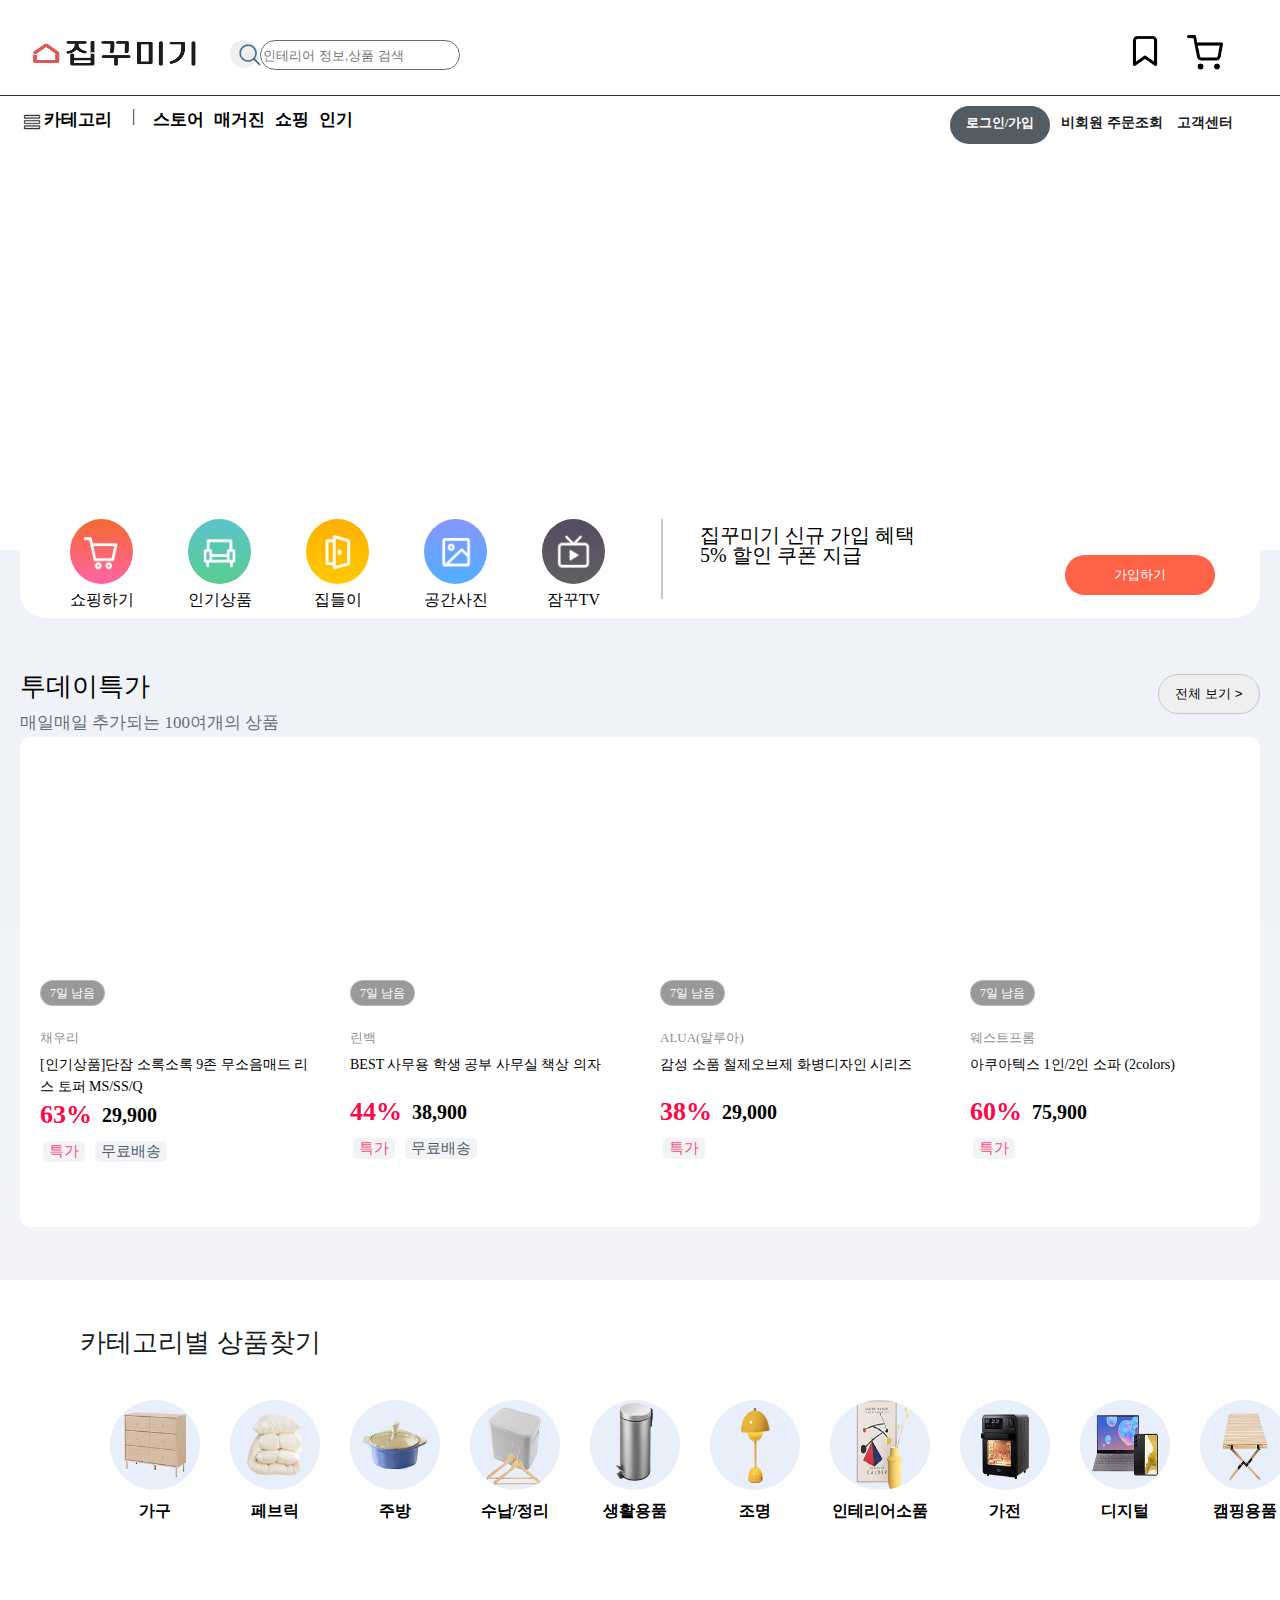
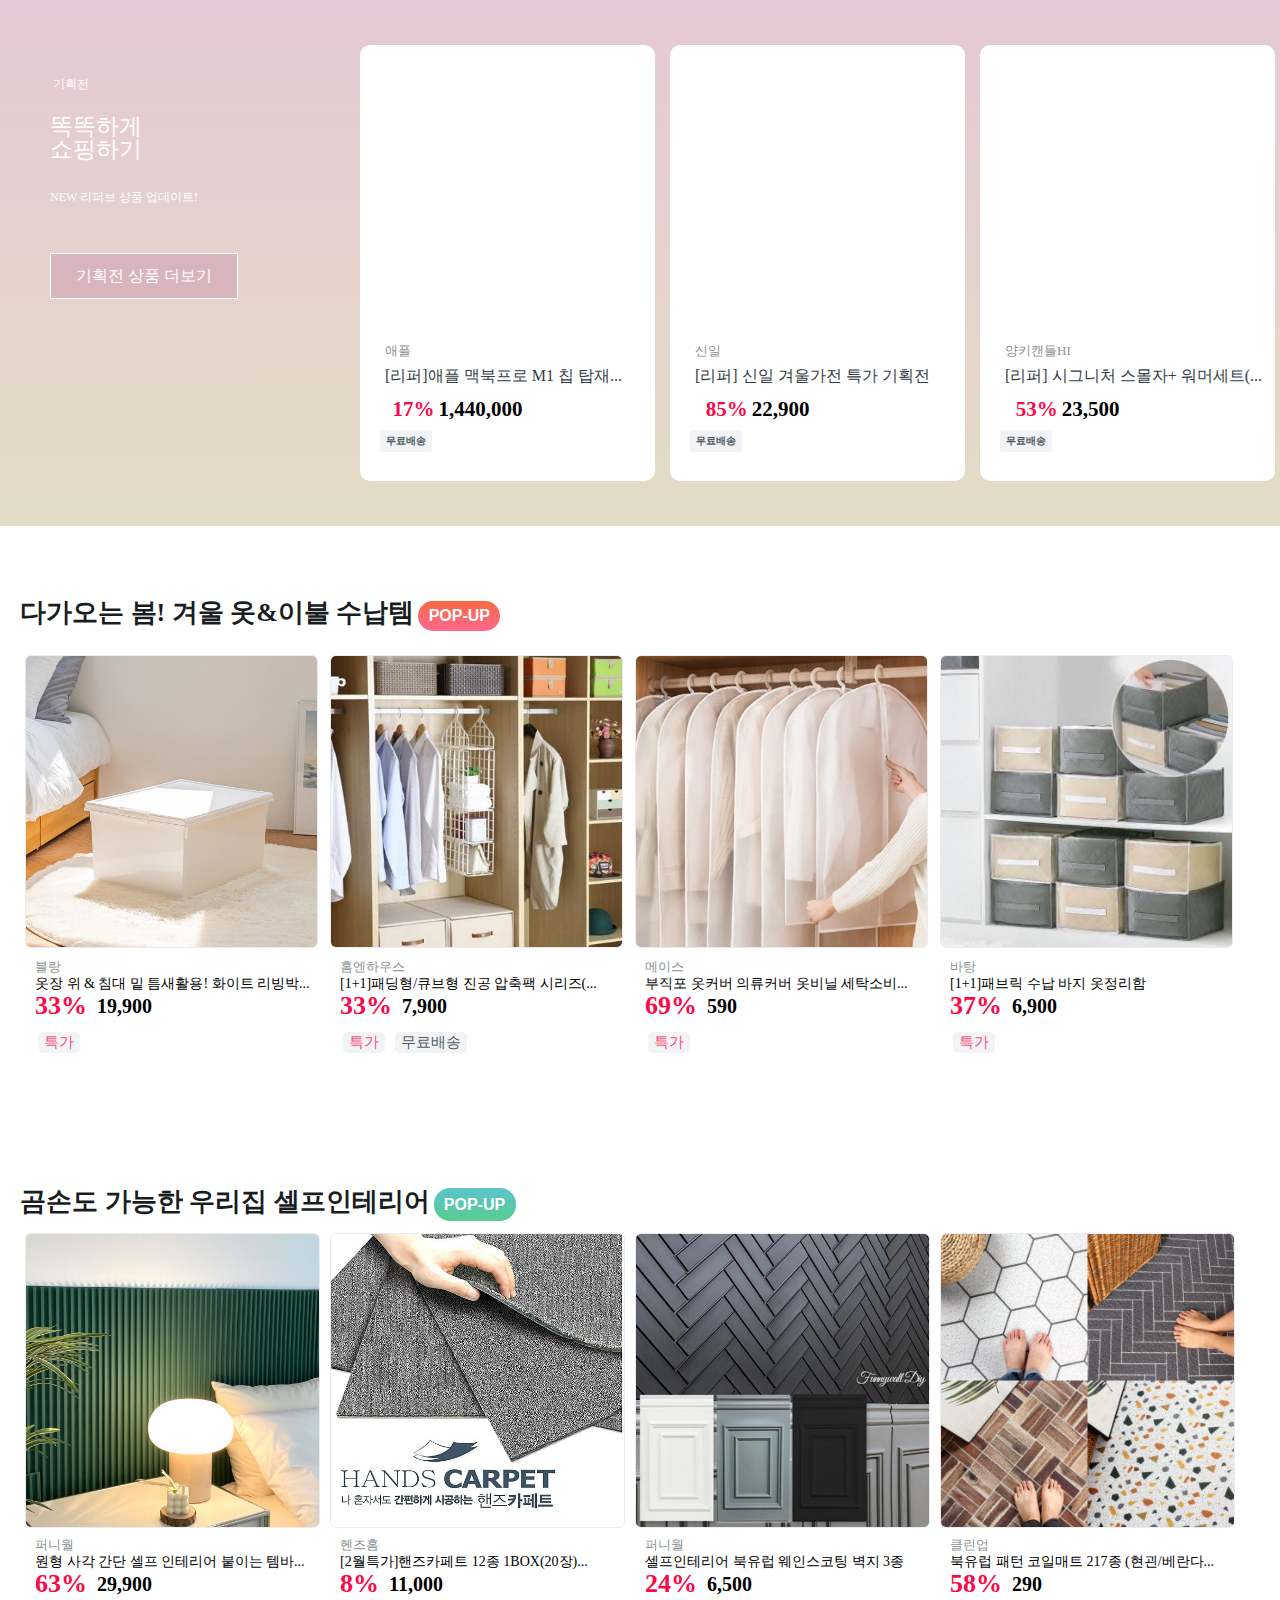
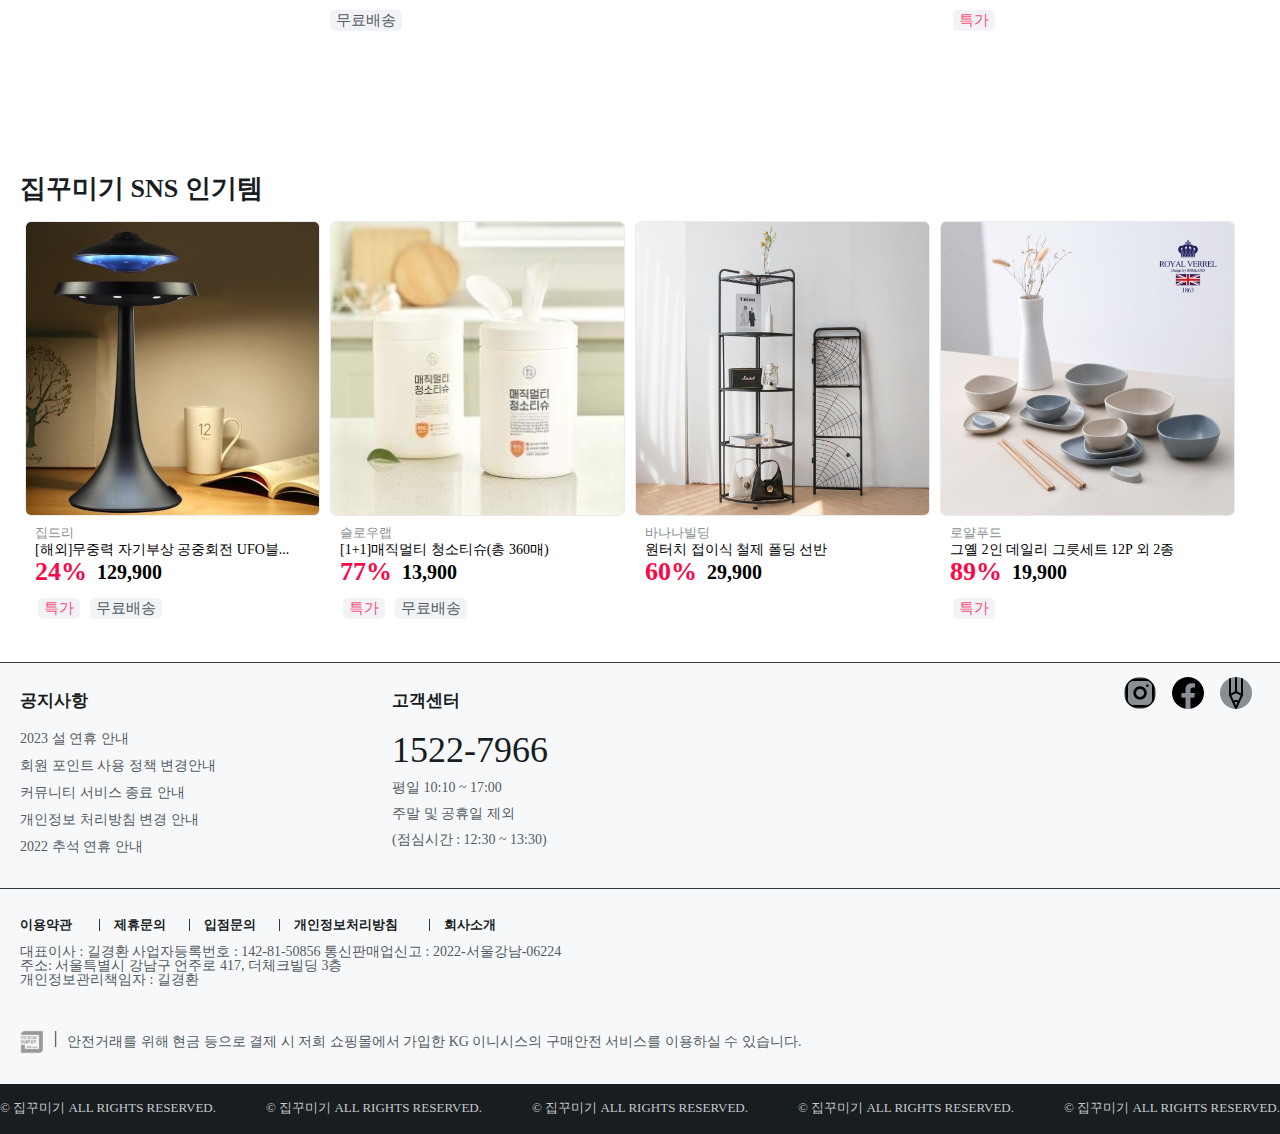
<file: index.html>
<!DOCTYPE html>
<!-- saved from url=(0067)file:///D:/%ED%8F%AC%ED%8A%B8%ED%8F%B4%EB%A6%AC%EC%98%A4/HOUSE.html -->
<html lang="en"><head><meta http-equiv="Content-Type" content="text/html; charset=UTF-8">
    
    <meta http-equiv="X-UA-Compatible" content="IE=edge">
    <meta name="viewport" content="width=device-width, initial-scale=1.0">
    <title>portfolio 집꾸미기</title>
    <link href="css/reset.css" rel="stylesheet">
    <link href="css/main.css" rel="stylesheet">
    <link href="css/common.css" rel="stylesheet">
</head>

<body>
    <header>
        <div id="headertop">
        <div id="logo">
            <a href="#"><img src="img/img_logo/logo.jpg" alt="집 꾸미기 로고"></a>
        </div>
        <div id="search">
            <button>
                <img src="img/img_head/head-img-magnifier.jpg" alt="돋보기">
            </button>
            <input type="text" Placeholder="인테리어 정보,상품 검색">
        </div>
        <div id="category">
            <a href="sub.html" targer="_self"><img src="img/img_head/head-img-bookmark.jpg" alt="북마크"></a>
        </div>
        <div id="showping">
            <a href="sub.html" targer="_self"><img src="img/img_head/head-img-showpping.jpg" alt="쇼핑"></a>
        </div>
        </div>
        <div id="line">
        </div>
        <div id="headerbottom">
            <nav>
                <ul>
                    <div class="navhead">
                        <img src="img/img_nav/nav-img.jpg" alt="카테고리그림">
                    </div>
                    <li><a href="sub.html" target="_self"><b>카테고리</b></a></li>
                    <div class="slash">|</div>
                    <li><a href="sub.html" target="_self"><b>스토어</b></a></li>
                    <li><a href="sub.html" target="_self"><b>매거진</b></a></li>
                    <li><a href="sub.html" target="_self"><b>쇼핑</b></a></li>
                    <li><a href="sub.html" target="_self"><b>인기</b></a></li>
                </ul>
            </nav>
        <div id="headerright">
            <a href="join.html" targer="_self">
                <div class="headerright1">
                    <span>로그인/가입</span>
                </div>
            </a>
            <a href="login.html" targer="_self">
                <div class="headerright2">
                    <span>비회원 주문조회</span>
                </div>
            </a>
            <a href="sub.html" targer="_self">
                <div class="headerright3">
                    <span>고객센터</span>
                </div>
            </a>
        </div>
        </div>
    </header>


    <div id="slider">
    </div>

    
    <section>
        <div id="section1">
            <div id="section1left">
                <div class="showpping">
                    <a href="sub.html" targer="_self"><img src="img/img_section1/section1-showpping.jpg" alt="쇼핑하기"></a>
                    <span>쇼핑하기</span>
                </div>
                <div class="popular">
                    <a href="sub.html" targer="_self"><img src="img/img_section1/section1-popular.png" alt="인기상품"></a>
                    <span>인기상품</span>
                </div>
                <div class="house">
                    <a href="sub.html" targer="_self"><img src="img/img_section1/section1-house.png" alt="집들이이"></a>
                    <span>집들이</span>
                </div>
                <div class="picture">
                    <a href="sub.html" targer="_self"><img src="img/img_section1/section1-picture.png" alt="공간사진"></a>
                    <span>공간사진</span>
                </div>
                <div class="tv">
                    <a href="sub.html" targer="_self"><img src="img/img_section1/section1-tv.png" alt="잠꾸TV2"></a>
                    <span>잠꾸TV</span>
                </div>
            </div>
            <div id="section1center">
            </div>
            <div id="section1right">
                <h4>집꾸미기 신규 가입 혜택<br>
                5% 할인 쿠폰 지급</h4>
                <button>가입하기</button>
            </div>
        </div>

        <div id="section2">
            <div id="section2top">
                <span>투데이특가</span>
                <button>전체 보기 ></button>
            </div>
            <div id="section2center">
                <span>매일매일 추가되는 100여개의 상품</span>
            </div>
            <div id="section2bottom">
                <div class="iconbox1">
                    <div class="background-image-today-1">
                        <span>7일 남음</span>
                    </div>
                    <p>채우리</p>
                    <span>[인기상품]단잠 소록소록 9존 무소음매드
                    리스 토퍼 MS/SS/Q</span>
                    <div class="persentspan">
                        <span>63%</span>
                    </div>
                    <div class="priceblack">
                        <span>29,900</span>
                    </div>
                    <button>특가</button>
                    <button class="free">무료배송</button>
                </div>
                <div class="iconbox1">
                    <div class="background-image-today-2">
                        <span>7일 남음</span>
                    </div>
                    <p>린백</p>
                    <span>BEST 사무용 학생 공부 사무실 책상 의자</span>
                    <div class="persentspan-nth2">
                        <span>44%</span>
                    </div>
                    <div class="priceblack-nth2">
                        <span>38,900</span>
                    </div>
                    <button>특가</button>
                    <button class="free">무료배송</button>
                </div>
                <div class="iconbox1">
                    <div class="background-image-today-3">
                        <span>7일 남음</span>
                    </div>
                    <p>ALUA(알루아)</p>
                    <span>감성 소품 철제오브제 화병디자인 시리즈</span>
                    <div class="persentspan-nth3">
                        <span>38%</span>
                    </div>
                    <div class="priceblack-nth3">
                        <span>29,000</span>
                    </div>
                    <button>특가</button>
                </div>
                <div class="iconbox1">
                    <div class="background-image-today-4">
                        <span>7일 남음</span>
                    </div>
                    <p>웨스트프롬</p>
                    <span>아쿠아텍스 1인/2인 소파 (2colors)</span>
                    <div class="persentspan-nth4">
                        <span>60%</span>
                    </div>
                    <div class="priceblack-nth4">
                        <span>75,900</span>
                    </div>
                    <button>특가</button>
                </div>
            </div>
        </div>

        <div id="section3">
            <div id="section3top">
                <span><b>카테고리별 상품찾기</b></span>
            </div>
            <div id="section3bottom">
                <div id="iconbox2">
                    <div class="iconbox2">
                        <a href="sub.html" targer="_self"><img src="img/img_section3/section3-img1.png" alt="가구"></a>
                    <span>가구</span>
                    </div>
                    <div class="iconbox2">
                        <a href="sub.html" targer="_self"><img src="img/img_section3/section3-img2.png" alt="페브릭"></a>
                    <span>페브릭</span>
                    </div>
                    <div class="iconbox2">
                        <a href="sub.html" targer="_self"><img src="img/img_section3/section3-img3.png" alt="주방"></a>
                    <span>주방</span>
                    </div>
                    <div class="iconbox2">
                        <a href="sub.html" targer="_self"><img src="img/img_section3/section3-img4.png" alt="수납/정리"></a>
                    <span>수납/정리</span>
                    </div>
                    <div class="iconbox2">
                        <a href="sub.html" targer="_self"><img src="img/img_section3/section3-img5.png" alt="생활용품"></a>
                    <span>생활용품</span>
                    </div>
                    <div class="iconbox2">
                        <a href="sub.html" targer="_self"><img src="img/img_section3/section3-img6.png" alt="조명"></a>
                    <span>조명</span>
                    </div>
                    <div id="iconboxsopum">
                        <a href="sub.html" targer="_self"><img src="img/img_section3/section3-img7.png" alt="인테리어소품"></a>
                    <span>인테리어소품</span>
                    </div>
                    <div class="iconbox2">
                        <a href="sub.html" targer="_self"><img src="img/img_section3/section3-img8.png" alt="가전"></a>
                    <span>가전</span>
                    </div>
                    <div class="iconbox2">
                        <a href="sub.html" targer="_self"><img src="img/img_section3/section3-img9.png" alt="디지털"></a>
                    <span>디지털</span>
                    </div>
                    <div class="iconbox2">
                        <a href="sub.html" targer="_self"><img src="img/img_section3/section3-img10.png" alt="캠핑용품"></a>
                    <span>캠핑용품</span>
                    </div>
                </div>
            </div>
        </div>

        <div id="section4">
            <div id="section4center">
                <div class="section4box-left">
                    <div class="span-left-top">
                        <span>기획전</span>
                    </div>
                    <span>똑똑하게<br>
                    쇼핑하기</span>
                    <p>NEW 리퍼브 상품 업데이트!</p>
                    <button>기획전 상품 더보기</button>
                </div>
                <div class="section4box">
                    <div class="background-image-smart1">
                    </div>
                    <p><b>애플</b></p>
                    <span>[리퍼]애플 맥북프로 M1 칩 탑재...</span>
                    <div class="background-image-smart1-persent1">
                        <span>17%</span>
                    </div>
                    <div class="background-image-smart1-priceblack1">
                        <span>1,440,000</span>
                    </div>
                    <div class="background-image-smart1-button">
                    <button>무료배송</button>
                    </div>
                </div>
                <div class="section4box">
                    <div class="background-image-smart2">
                    </div>
                    <p><b>신일</b></p>
                    <span>[리퍼] 신일 겨울가전 특가 기획전</span>
                    <div class="background-image-smart2-persent2">
                        <span>85%</span>
                    </div>
                    <div class="background-image-smart2-priceblack2">
                        <span>22,900</span>
                    </div>
                    <div class="background-image-smart2-button">
                    <button>무료배송</button>
                    </div>
                </div>
                <div class="section4box">
                    <div class="background-image-smart3">
                    </div>
                    <p><b>양키캔들HI</b></p>
                    <span>[리퍼] 시그니처 스몰자+ 워머세트(...</span>
                    <div class="background-image-smart3-persent3">
                        <span>53%</span>
                    </div>
                    <div class="background-image-smart3-priceblack3">
                        <span>23,500</span>
                    </div>
                    <div class="background-image-smart3-button">
                    <button>무료배송</button>
                    </div>
                </div>
            </div>
        </div>

        <div id="section5">
            <div id="section5top">
                <span>다가오는 봄! 겨울 옷&이불 수납템</span>
                <button>POP-UP</button>
            </div>
            <div id="section5bottom">
                <div class="section5box">
                    <div class="background-image-popup-img1">
                    <a href="sub.html" targer="_self"><img src="img/img_popup1/popup-img1.jpg" alt="블랑 리빙박스"></a>
                    </div>
                    <p>블랑</p>
                    <span>옷장 위 & 침대 밑 틈새활용! 화이트 리빙박...</span>
                    <div class="persentspan">
                        <span>33%</span>
                    </div>
                    <div class="priceblack">
                        <span>19,900</span>
                    </div>
                    <button class="popup-button">특가</button>
                </div>
                <div class="section5box">
                    <div class="background-image-popup-img2">
                    <a href="sub.html" targer="_self"><img src="img/img_popup1/popup-img2.jpg" alt="홈엔하우스 옷장" ></a>
                    </div>
                    <p>홈엔하우스</p>
                    <span>[1+1]패딩형/큐브형 진공 압축팩 시리즈(...</span>
                    <div class="persentspan">
                        <span>33%</span>
                    </div>
                    <div class="priceblack">
                        <span>7,900</span>
                    </div>
                    <button class="popup-button">특가</button>
                    <button class="popup-free">무료배송</button>
                </div>
                <div class="section5box">
                    <div class="background-image-popup-img3">
                    <a href="sub.html" targer="_self"><img src="img/img_popup1/popup-img3.jpg" alt="메이스 부직포"></a>
                    </div>
                    <p>메이스</p>
                    <span>부직포 옷커버 의류커버 옷비닐 세탁소비...</span>
                    <div class="persentspan">
                        <span>69%</span>
                    </div>
                    <div class="priceblack">
                        <span>590</span>
                    </div>
                    <button class="popup-button">특가</button>
                </div>
                <div class="section5box">
                    <div class="background-image-popup-img4">
                    <a href="sub.html" targer="_self"><img src="img/img_popup1/popup-img4.jpg" alt="바지 수납 옷 정리함" ></a>
                    </div>
                    <p>바탕</p>
                    <span>[1+1]패브릭 수납 바지 옷정리함</span>
                    <div class="persentspan">
                        <span>37%</span>
                    </div>
                    <div class="priceblack">
                        <span>6,900</span>
                    </div>
                    <button class="popup-button">특가</button>
                </div>
            </div>
        </div>

        <div id="section6">
            <div id="section6top">
                <span>곰손도 가능한 우리집 셀프인테리어</span>
                <button>POP-UP</button>
            </div>
            <div id="section6bottom">
                <div class="section6box">
                    <div class="background-image-popup2-img1">
                    <a href="sub.html" targer="_self"><img src="img/img_popup2/popup2-img1.jpg" alt="퍼니월 붙이는 템바보드" ></a>
                    </div>
                    <p>퍼니월</p>
                    <span>원형 사각 간단 셀프 인테리어 붙이는 템바...</span>
                    <div class="persentspan">
                        <span>63%</span>
                    </div>
                    <div class="priceblack">
                        <span>29,900</span>
                    </div>
                </div>
                <div class="section6box">
                    <div class="background-image-popup2-img2">
                    <a href="sub.html" targer="_self"><img src="img/img_popup2/popup2-img2.jpg" alt="핸즈홈카페트" ></a>
                    </div>
                    <p>헨즈홈</p>
                    <span>[2월특가]핸즈카페트 12종 1BOX(20장)...</span>
                    <div class="persentspan">
                        <span>8%</span>
                    </div>
                    <div class="priceblack">
                        <span>11,000</span>
                    </div>
                    <button class="popup2-free">무료배송</button>
                </div>
                <div class="section6box">
                    <div class="background-image-popup2-img3">
                    <a href="sub.html" targer="_self"><img src="img/img_popup2/popup2-img3.jpg" alt="퍼니월 웨인스코팅 벽지" ></a>
                    </div>
                    <p>퍼니월</p>
                    <span>셀프인테리어 북유럽 웨인스코팅 벽지 3종</span>
                    <div class="persentspan">
                        <span>24%</span>
                    </div>
                    <div class="priceblack">
                        <span>6,500</span>
                    </div>
                </div>
                <div class="section6box">
                    <div class="background-image-popup2-img4">
                    <a href="sub.html" targer="_self"><img src="img/img_popup2/popup2-img4.jpg" alt="클린업 코일매트"></a>
                    </div>
                    <p>클린업</p>
                    <span>북유럽 패턴 코일매트 217종 (현괸/베란다...</span>
                    <div class="persentspan">
                        <span>58%</span>
                    </div>
                    <div class="priceblack">
                        <span>290</span>
                    </div>
                    <button class="popup2-button">특가</button>
                </div>
            </div>
        </div>

        <div id="section7">
            <div id="section7top">
                <span>집꾸미기 SNS 인기템</span>
            </div>
            <div id="section7bottom">
                <div class="section7box">
                    <div class="background-image-sns-img1">
                    <a href="sub.html" targer="_self"><img src="img/img_sns/sns-img1.jpg" alt="집드리 공중회전"></a>
                    </div>
                    <p>집드리</p>
                    <span>[해외]무중력 자기부상 공중회전 UFO블...</span>
                    <div class="persentspan">
                        <span>24%</span>
                    </div>
                    <div class="priceblack">
                        <span>129,900</span>
                    </div>
                    <button class="sns-button">특가</button>
                    <button class="sns-free">무료배송</button>
                </div>
                <div class="section7box">
                    <div class="background-image-sns-img2">
                    <a href="sub.html" targer="_self"><img src="img/img_sns/sns-img2.jpg" alt="슬로우랩 청소티슈"></a>
                    </div>
                    <p>슬로우랩</p>
                    <span>[1+1]매직멀티 청소티슈(총 360매)</span>
                    <div class="persentspan">
                        <span>77%</span>
                    </div>
                    <div class="priceblack">
                        <span>13,900</span>
                    </div>
                    <button class="sns-button">특가</button>
                    <button class="sns-free">무료배송</button>
                </div>
                <div class="section7box">
                    <div class="background-image-sns-img3">
                    <a href="sub.html" targer="_self"><img src="img/img_sns/sns-img3.jpg" alt="바나나빌딩 폴딩 선반" ></a>
                    </div>
                    <p>바나나빌딩</p>
                    <span>원터치 접이식 철제 폴딩 선반</span>
                    <div class="persentspan">
                        <span>60%</span>
                    </div>
                    <div class="priceblack">
                        <span>29,900</span>
                    </div>
                    </div>
                <div class="section7box">
                    <div class="background-image-sns-img4">
                    <a href="sub.html" targer="_self"><img src="img/img_sns/sns-img4.jpg" alt="로얄푸드 데일리 그릇세트"></a>
                    </div>
                    <p>로얄푸드</p>
                    <span>그옐 2인 데일리 그릇세트 12P 외 2종</span>
                    <div class="persentspan">
                        <span>89%</span>
                    </div>
                    <div class="priceblack">
                        <span>19,900</span>
                    </div>
                    <button class="sns-button">특가</button>
                </div>
            </div>
        </div>

    </section>


    <footer>
        <div id="footerline1">
        </div>
        <div id="footer1">
            <div id="footerbottom">
                <div id="footerbottom1">
                    <div class="footerspan1">
                        <span>공지사항</span>
                    </div>
                    <div class="footerbottom1">
                        <span>2023 설 연휴 안내</span>
                    </div>
                    <div class="footerbottom1">
                        <span>회원 포인트 사용 정책 변경안내</span>
                    </div>
                    <div class="footerbottom1">
                        <span>커뮤니티 서비스 종료 안내</span>
                    </div>
                    <div class="footerbottom1">
                        <span>개인정보 처리방침 변경 안내</span>
                    </div>
                    <div class="footerbottom1">
                        <span>2022 추석 연휴 안내</span>
                    </div>
                </div>
                <div id="footerbottom2">
                    <div class="footerspan2">
                        <span><b>고객센터</b></span>
                    </div>
                    <div class="phone">
                        <span>1522-7966</span>
                    </div >
                    <div class="footerbottom2-span">
                        <span>평일 10:10 ~ 17:00 <br>
                        주말 및 공휴일 제외 <br>
                    (점심시간 : 12:30 ~ 13:30)</span>
                    </div>
                </div>
                <div id="footerbottom3">
                    <a href="sub.html" targer="_self"><img src="img/img_footer/footer-img1.jpg" alt="네이버포스트"></a>
                    <a href="sub.html" targer="_self"><img src="img/img_footer/footer-img2.jpg" alt="페이스북"></a>
                    <a href="sub.html" targer="_self"><img src="img/img_footer/footer-img3.jpg" alt="인스타그램"></a>
                </div>
        </div>
        </div>
        <div id="footerline2">
        </div>
        <div id="footer2">
            <div id="footer2bottom1">
                <div class="footer2bottom1">
                    <span><a href="sub.html" targer="_self">이용약관</a></span>
                </div>
                <div class="footer2bottom2">
                    <span><a href="sub.html" targer="_self">제휴문의</a></span>
                </div>
                <div class="footer2bottom3">
                    <span><a href="sub.html" targer="_self">입점문의</a></span>
                </div>
                <div class="footer2bottom4">
                    <span><a href="sub.html" targer="_self">개인정보처리방침</a></span>
                </div>
                <div class="footer2bottom5">
                    <span><a href="sub.html" targer="_self">회사소개</a></span>
                </div>
            </div>

            <div id="footer2bottom2">
                <span>대표이사 : 길경환    사업자등록번호 : 142-81-50856  통신판매업신고 : 2022-서울강남-06224<br>
                    주소: 서울특별시 강남구 언주로 417, 더체크빌딩 3층<br>
                    개인정보관리책임자 : 길경환<br>
                    </span>
            </div>

            <div id="footer2bottom3">
                <div id="footer2bottom3img">
                    <a href="sub.html" targer="_self"><img src="img/img_footer/footer-img4.png" alt="푸터2바텀3이미지"></a>
                </div>

                <div id="footer2bottom3stick">
                    <span>|</span>
                </div>
                <p>안전거래를 위해 현금 등으로 결제 시 저희 쇼핑몰에서 가입한 KG 이니시스의 구매안전 서비스를 이용하실 수 있습니다.
                </p>
            </div>
        </div>
        <div id="footer3">
                <span>© 집꾸미기 ALL RIGHTS RESERVED.</span>
                <span>© 집꾸미기 ALL RIGHTS RESERVED.</span>
                <span>© 집꾸미기 ALL RIGHTS RESERVED.</span>
                <span>© 집꾸미기 ALL RIGHTS RESERVED.</span>
                <span>© 집꾸미기 ALL RIGHTS RESERVED.</span>
                <span>© 집꾸미기 ALL RIGHTS RESERVED.</span>
                <span>© 집꾸미기 ALL RIGHTS RESERVED.</span>
                <span>© 집꾸미기 ALL RIGHTS RESERVED.</span>
                <span>© 집꾸미기 ALL RIGHTS RESERVED.</span>
                <span>© 집꾸미기 ALL RIGHTS RESERVED.</span>
                <span>© 집꾸미기 ALL RIGHTS RESERVED.</span>
                <span>© 집꾸미기 ALL RIGHTS RESERVED.</span>
                <span>© 집꾸미기 ALL RIGHTS RESERVED.</span>
                <span>© 집꾸미기 ALL RIGHTS RESERVED.</span>
                <span>© 집꾸미기 ALL RIGHTS RESERVED.</span>
                <span>© 집꾸미기 ALL RIGHTS RESERVED.</span>
                <span>© 집꾸미기 ALL RIGHTS RESERVED.</span>
            </div>
        </div>
    </footer>


</body>
</html>
</file>
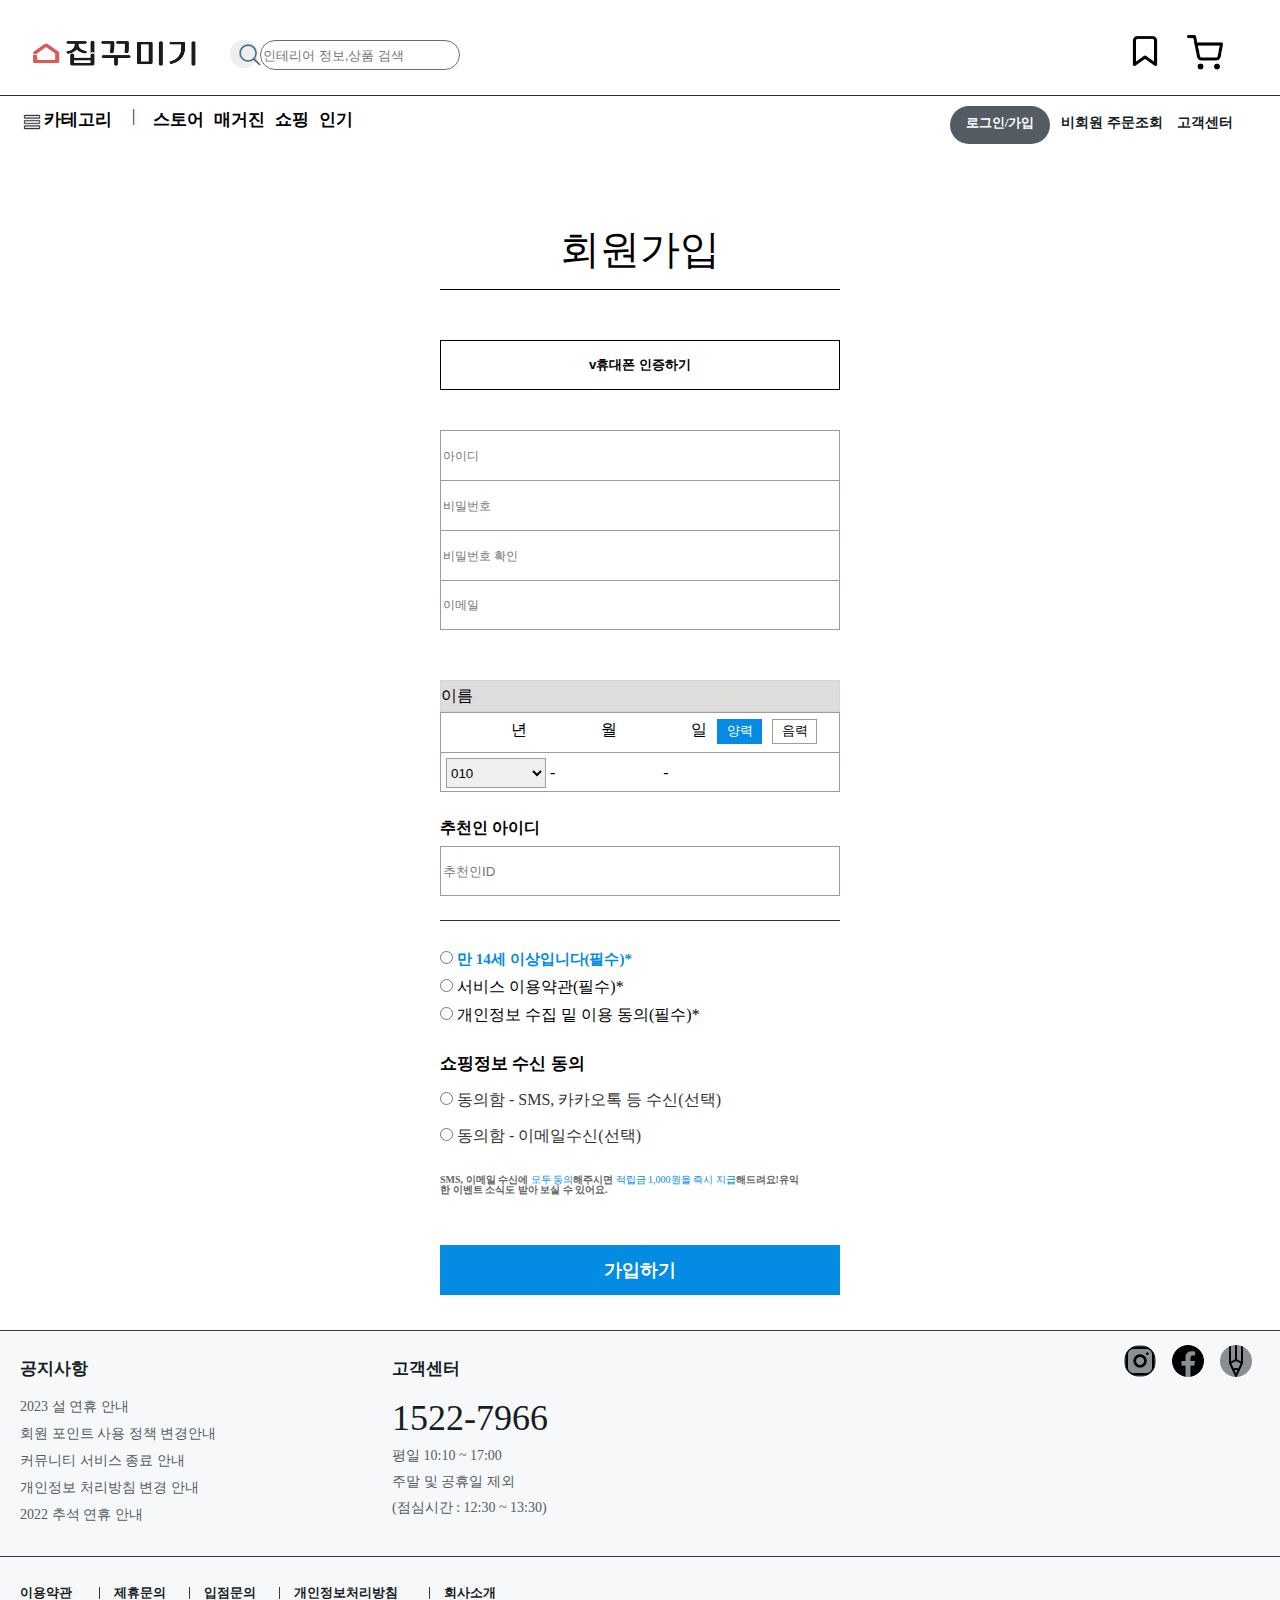
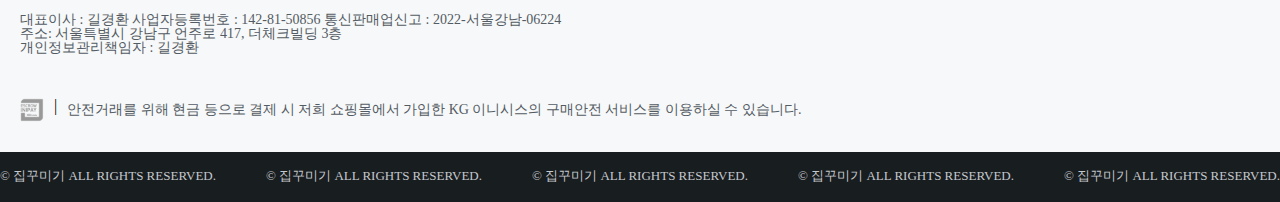
<file: join.html>
<!DOCTYPE html>
<!-- saved from url=(0067)file:///D:/%ED%8F%AC%ED%8A%B8%ED%8F%B4%EB%A6%AC%EC%98%A4/HOUSE.html -->
<html lang="en"><head><meta http-equiv="Content-Type" content="text/html; charset=UTF-8">
    
    <meta http-equiv="X-UA-Compatible" content="IE=edge">
    <meta name="viewport" content="width=device-width, initial-scale=1.0">
    <title>portfolio 집꾸미기</title>
    <link href="css/reset.css" rel="stylesheet">
    <link href="css/common.css" rel="stylesheet">
    <link href="css/join.css" rel="stylesheet">
</head>
<body>
    <header>
        <div id="headertop">
        <div id="logo">
            <a href="index.html" target="_self"><img src="img/img_logo/logo.jpg" alt="집 꾸미기 로고"></a>
        </div>
        <div id="search">
            <button>
                <img src="img/img_head/head-img-magnifier.jpg" alt="돋보기">
            </button>
            <input type="text" Placeholder="인테리어 정보,상품 검색">
        </div>
        <div id="category">
            <a href="index.html" target="_self"><img src="img/img_head/head-img-bookmark.jpg" alt="북마크"></a>
        </div>
        <div id="showping">
            <a href="index.html" target="_self"><img src="img/img_head/head-img-showpping.jpg" alt="쇼핑"></a>
        </div>
        </div>
        <div id="line">
        </div>
        <div id="headerbottom">
            <nav>
                <ul>
                    <div class="navhead">
                        <img src="img/img_nav/nav-img.jpg" alt="카테고리그림">
                    </div>
                    <li><a href="index.html" target="_self"><b>카테고리</b></a></li>
                    <div class="slash">|</div>
                    <li><a href="index.html" target="_self"><b>스토어</b></a></li>
                    <li><a href="index.html" target="_self"><b>매거진</b></a></li>
                    <li><a href="sub.html" target="_self"><b>쇼핑</b></a></li>
                    <li><a href="sub.html" target="_self"><b>인기</b></a></li>
                </ul>
            </nav>
        <div id="headerright">
            <a href="#">
                <div class="headerright1">
                    <span>로그인/가입</span>
                </div>
            </a>
            <a href="login.html" target="_self">
                <div class="headerright2">
                    <span>비회원 주문조회</span>
                </div>
            </a>
            <a href="index.html" target="_self">
                <div class="headerright3">
                    <span>고객센터</span>
                </div>
            </a>
        </div>
        </div>
    </header>
    
    <main id="sub-join">
        <h1>회원가입</h1>
        <button>v휴대폰 인증하기</button>
        
        <div id="sub-id-password">
            <form>
                <div>
                    <input type="text" id="id" placeholder="아이디" size="55"><br>
                    <input type="text" id="password" placeholder="비밀번호" size="55"><br>
                    <input type="text" id="password-onemore" placeholder="비밀번호 확인" size="55"><br>
                    <input type="email" id="email" placeholder="이메일" size="55"> 
                </div>
            </form>
        </div>
        <div id="human">
            <div class="name">
                <h1>이름</h1>
            </div>
            <div id="birthday">
               <form>
                    <input type="text" id="date" maxlength="4">년
                    <input type="text" id="month" maxlength="2">월
                    <input type="text" id="day" maxlength="2">일
                    <button>양력</button>
                    <button class="button">음력</button>
                </form>
            </div>
            <div id="phonenumber">
                <select>
                    <option>010</option>
                    <option>011</option>
                    <option>016</option>
                    <option>017</option>
                    <option>018</option>
                    <option>019</option>
                </select>
                -
                <input type="text" class="phonenumber">
                -
                <input type="text" class="phonenumber">
            </div>
        </div>
        <div id="person">
            <span>추천인 아이디</span>
            <div id="recommendation">
                <input type="text" placeholder="추천인ID">
            </div>
        </div>
        <div id="age">
            <form>
                <input type="radio">
                <label class="age">만 14세 이상입니다(필수)*</label><br>
                <input type="radio">
                <label>서비스 이용약관(필수)*</label><br>
                <input type="radio">
                <label>개인정보 수집 밑 이용 동의(필수)*</label>
                </form>
        </div>
        <div id="sms">
            <span>쇼핑정보 수신 동의</span>
            <form>
                <input type="radio">
                <label>동의함 - SMS, 카카오톡 등 수신(선택)</label><br>
                <input type="radio">
                <label>동의함 - 이메일수신(선택)</lavel>
            </form>
        </div>
        <p>SMS, 이메일 수신에 <span>모두 동의</span>해주시면 <span>적립금 1,000원을 즉시 지급</span>해드려요!유익<br>
        한 이벤트 소식도 받아 보실 수 있어요.</p>
        <button class="join">가입하기</button>





    </main>


    <footer>
        <div id="footerline1">
        </div>
        <div id="footer1">
            <div id="footerbottom">
                <div id="footerbottom1">
                    <div class="footerspan1">
                        <span>공지사항</span>
                    </div>
                    <div class="footerbottom1">
                        <span>2023 설 연휴 안내</span>
                    </div>
                    <div class="footerbottom1">
                        <span>회원 포인트 사용 정책 변경안내</span>
                    </div>
                    <div class="footerbottom1">
                        <span>커뮤니티 서비스 종료 안내</span>
                    </div>
                    <div class="footerbottom1">
                        <span>개인정보 처리방침 변경 안내</span>
                    </div>
                    <div class="footerbottom1">
                        <span>2022 추석 연휴 안내</span>
                    </div>
                </div>
                <div id="footerbottom2">
                    <div class="footerspan2">
                        <span><b>고객센터</b></span>
                    </div>
                    <div class="phone">
                        <span>1522-7966</span>
                    </div >
                    <div class="footerbottom2-span">
                        <span>평일 10:10 ~ 17:00 <br>
                        주말 및 공휴일 제외 <br>
                    (점심시간 : 12:30 ~ 13:30)</span>
                    </div>
                </div>
                <div id="footerbottom3">
                    <a href="index.html" target="_self"><img src="img/img_footer/footer-img1.jpg" alt="네이버포스트"></a>
                    <a href="index.html" target="_self"><img src="img/img_footer/footer-img2.jpg" alt="페이스북"></a>
                    <a hhref="index.html" target="_self"><img src="img/img_footer/footer-img3.jpg" alt="인스타그램"></a>
                </div>
        </div>
        </div>
        <div id="footerline2">
        </div>
        <div id="footer2">
            <div id="footer2bottom1">
                <div class="footer2bottom1">
                    <span><a href="#">이용약관</a></span>
                </div>
                <div class="footer2bottom2">
                    <span><a href="#">제휴문의</a></span>
                </div>
                <div class="footer2bottom3">
                    <span><a href="#">입점문의</a></span>
                </div>
                <div class="footer2bottom4">
                    <span><a href="#">개인정보처리방침</a></span>
                </div>
                <div class="footer2bottom5">
                    <span><a href="#">회사소개</a></span>
                </div>
            </div>

            <div id="footer2bottom2">
                <span>대표이사 : 길경환    사업자등록번호 : 142-81-50856  통신판매업신고 : 2022-서울강남-06224<br>
                    주소: 서울특별시 강남구 언주로 417, 더체크빌딩 3층<br>
                    개인정보관리책임자 : 길경환<br>
                    </span>
            </div>

            <div id="footer2bottom3">
                <div id="footer2bottom3img">
                    <a href="index.html" target="_self"><img src="img/img_footer/footer-img4.png" alt="푸터2바텀3이미지"></a>
                </div>

                <div id="footer2bottom3stick">
                    <span>|</span>
                </div>
                <p>안전거래를 위해 현금 등으로 결제 시 저희 쇼핑몰에서 가입한 KG 이니시스의 구매안전 서비스를 이용하실 수 있습니다.
                </p>
            </div>
        </div>
        <div id="footer3">
                <span>© 집꾸미기 ALL RIGHTS RESERVED.</span>
                <span>© 집꾸미기 ALL RIGHTS RESERVED.</span>
                <span>© 집꾸미기 ALL RIGHTS RESERVED.</span>
                <span>© 집꾸미기 ALL RIGHTS RESERVED.</span>
                <span>© 집꾸미기 ALL RIGHTS RESERVED.</span>
                <span>© 집꾸미기 ALL RIGHTS RESERVED.</span>
                <span>© 집꾸미기 ALL RIGHTS RESERVED.</span>
                <span>© 집꾸미기 ALL RIGHTS RESERVED.</span>
                <span>© 집꾸미기 ALL RIGHTS RESERVED.</span>
                <span>© 집꾸미기 ALL RIGHTS RESERVED.</span>
                <span>© 집꾸미기 ALL RIGHTS RESERVED.</span>
                <span>© 집꾸미기 ALL RIGHTS RESERVED.</span>
                <span>© 집꾸미기 ALL RIGHTS RESERVED.</span>
                <span>© 집꾸미기 ALL RIGHTS RESERVED.</span>
                <span>© 집꾸미기 ALL RIGHTS RESERVED.</span>
                <span>© 집꾸미기 ALL RIGHTS RESERVED.</span>
                <span>© 집꾸미기 ALL RIGHTS RESERVED.</span>
            </div>
        </div>
    </footer>

</body>
</html>
</file>
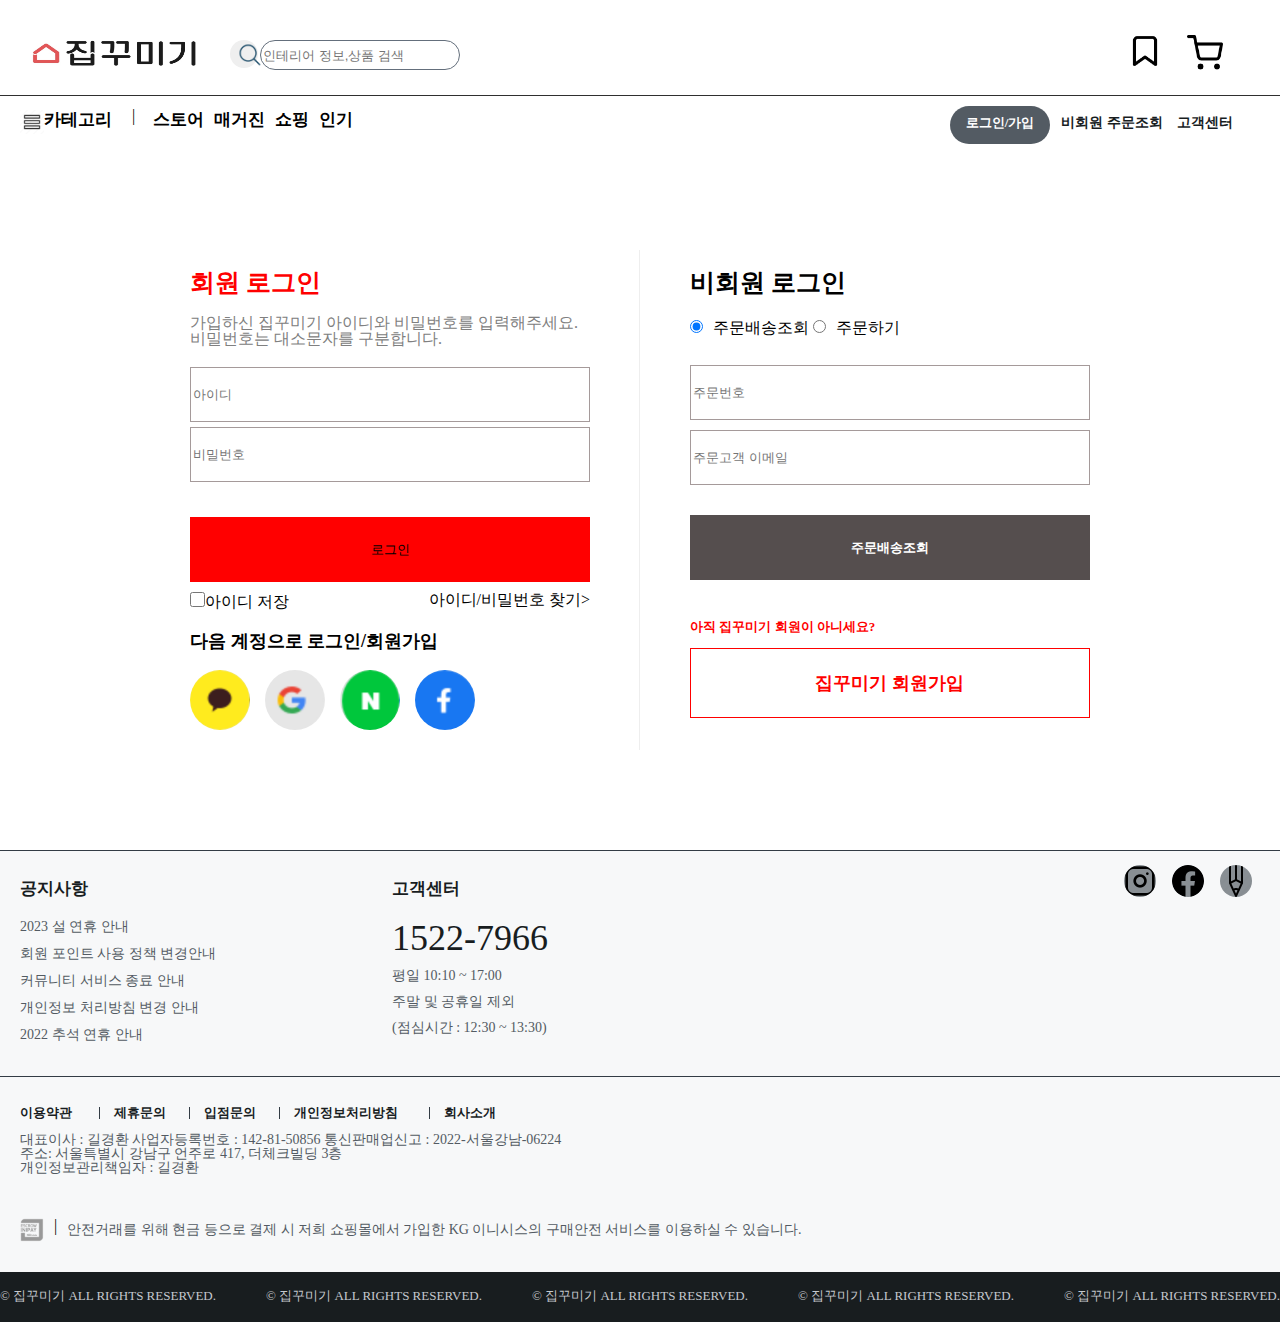
<file: login.html>
<!DOCTYPE html>
<!-- saved from url=(0067)file:///D:/%ED%8F%AC%ED%8A%B8%ED%8F%B4%EB%A6%AC%EC%98%A4/HOUSE.html -->
<html lang="en"><head><meta http-equiv="Content-Type" content="text/html; charset=UTF-8">
    
    <meta http-equiv="X-UA-Compatible" content="IE=edge">
    <meta name="viewport" content="width=device-width, initial-scale=1.0">
    <title>portfolio 집꾸미기</title>
    <link href="css/reset.css" rel="stylesheet">
    <link href="css/common.css" rel="stylesheet">
    <link href="css/login.css" rel="stylesheet">
</head>
<body>
    <header>
        <div id="headertop">
        <div id="logo">
            <a href="index.html" target="_self"><img src="img/img_logo/logo.jpg" alt="집 꾸미기 로고"></a>
        </div>
        <div id="search">
            <button>
                <img src="img/img_head/head-img-magnifier.jpg" alt="돋보기">
            </button>
            <input type="text" Placeholder="인테리어 정보,상품 검색">
        </div>
        <div id="category">
            <a href="index.html" target="_self"><img src="img/img_head/head-img-bookmark.jpg" alt="북마크"></a>
        </div>
        <div id="showping">
            <a href="index.html" target="_self"><img src="img/img_head/head-img-showpping.jpg" alt="쇼핑"></a>
        </div>
        </div>
        <div id="line">
        </div>
        <div id="headerbottom">
            <nav>
                <ul>
                    <div class="navhead">
                        <img src="img/img_nav/nav-img.jpg" alt="카테고리그림">
                    </div>
                    <li><a href="index.html" target="_self"><b>카테고리</b></a></li>
                    <div class="slash">|</div>
                    <li><a href="index.html" target="_self"><b>스토어</b></a></li>
                    <li><a href="index.html" target="_self"><b>매거진</b></a></li>
                    <li><a href="sub.html" target="_self"><b>쇼핑</b></a></li>
                    <li><a href="sub.html" target="_self"><b>인기</b></a></li>
                </ul>
            </nav>
        <div id="headerright">
            <a href="join.html" tarhget="_self">
                <div class="headerright1">
                    <span>로그인/가입</span>
                </div>
            </a>
            <a href="index.html" target="_self">
                <div class="headerright2">
                    <span>비회원 주문조회</span>
                </div>
            </a>
            <a href="index.html" target="_self">
                <div class="headerright3">
                    <span>고객센터</span>
                </div>
            </a>
        </div>
        </div>
    </header>
    
    <main id="login">
        <div id="login2">
            <div id="member">
                <div id="memberlogin">
                    <span>회원 로그인</span>
                    <p>가입하신 집꾸미기 아이디와 비밀번호를 입력해주세요.<br>
                    비밀번호는 대소문자를 구분합니다.</p>
                    <form>
                        <input type="text" placeholder="아이디" id="id"><br>
                        <input type="text" placeholder="비밀번호" id="password"><br>
                        <button>로그인</button><br>
                    </form>
                    <div class="id-password">
                        <input type="checkbox" name="id" value="id" id="checkbox">아이디 저장
                        <p><a href="#">아이디/비밀번호 찾기></a></p>
                    </div>
                    <div class="nextlogin">
                        <span>다음 계정으로 로그인/회원가입</span>
                        <ul>
                            <li>
                                <a href="#"><img src="img/login/img1.jpg" alt="카카오톡"></a>
                            </li>
                            <li>
                                <a href="#"><img src="img/login/img2.jpg" alt="구글"></a>
                            </li>
                            <li>
                                <a href="#"><img src="img/login/img3.jpg" alt="네이버"></a>
                            </li>
                            <li>
                                <a href="#"><img src="img/login/img4.jpg" alt="페이스북"></a>
                            </li>
                        </ul>
                    </div>
                </div>
                <div id="memberlogin2">
                    <span>비회원 로그인</span>
                    <form>
                        <input type="radio" checked>주문배송조회
                            <input type="radio">주문하기
                    </form>
                    <div class="number">
                        <form>
                            <input type="text" placeholder="주문번호" id="order1"><br>
                            <input type="text" placeholder="주문고객 이메일" id="order2">
                        </form>
                    </div>
                    <button>주문배송조회</button>
                    <div class="new">
                        <p>아직 집꾸미기 회원이 아니세요?</p>
                        <button>집꾸미기 회원가입</button>
                    </div>
                </div>
            </div>
        </div>
    </main>
































    <footer>
        <div id="footerline1">
        </div>
        <div id="footer1">
            <div id="footerbottom">
                <div id="footerbottom1">
                    <div class="footerspan1">
                        <span>공지사항</span>
                    </div>
                    <div class="footerbottom1">
                        <span>2023 설 연휴 안내</span>
                    </div>
                    <div class="footerbottom1">
                        <span>회원 포인트 사용 정책 변경안내</span>
                    </div>
                    <div class="footerbottom1">
                        <span>커뮤니티 서비스 종료 안내</span>
                    </div>
                    <div class="footerbottom1">
                        <span>개인정보 처리방침 변경 안내</span>
                    </div>
                    <div class="footerbottom1">
                        <span>2022 추석 연휴 안내</span>
                    </div>
                </div>
                <div id="footerbottom2">
                    <div class="footerspan2">
                        <span><b>고객센터</b></span>
                    </div>
                    <div class="phone">
                        <span>1522-7966</span>
                    </div >
                    <div class="footerbottom2-span">
                        <span>평일 10:10 ~ 17:00 <br>
                        주말 및 공휴일 제외 <br>
                    (점심시간 : 12:30 ~ 13:30)</span>
                    </div>
                </div>
                <div id="footerbottom3">
                    <a href="index.html" target="_self"><img src="img/img_footer/footer-img1.jpg" alt="네이버포스트"></a>
                    <a href="index.html" target="_self"><img src="img/img_footer/footer-img2.jpg" alt="페이스북"></a>
                    <a hhref="index.html" target="_self"><img src="img/img_footer/footer-img3.jpg" alt="인스타그램"></a>
                </div>
        </div>
        </div>
        <div id="footerline2">
        </div>
        <div id="footer2">
            <div id="footer2bottom1">
                <div class="footer2bottom1">
                    <span><a href="#">이용약관</a></span>
                </div>
                <div class="footer2bottom2">
                    <span><a href="#">제휴문의</a></span>
                </div>
                <div class="footer2bottom3">
                    <span><a href="#">입점문의</a></span>
                </div>
                <div class="footer2bottom4">
                    <span><a href="#">개인정보처리방침</a></span>
                </div>
                <div class="footer2bottom5">
                    <span><a href="#">회사소개</a></span>
                </div>
            </div>

            <div id="footer2bottom2">
                <span>대표이사 : 길경환    사업자등록번호 : 142-81-50856  통신판매업신고 : 2022-서울강남-06224<br>
                    주소: 서울특별시 강남구 언주로 417, 더체크빌딩 3층<br>
                    개인정보관리책임자 : 길경환<br>
                    </span>
            </div>

            <div id="footer2bottom3">
                <div id="footer2bottom3img">
                    <a href="index.html" target="_self"><img src="img/img_footer/footer-img4.png" alt="푸터2바텀3이미지"></a>
                </div>

                <div id="footer2bottom3stick">
                    <span>|</span>
                </div>
                <p>안전거래를 위해 현금 등으로 결제 시 저희 쇼핑몰에서 가입한 KG 이니시스의 구매안전 서비스를 이용하실 수 있습니다.
                </p>
            </div>
        </div>
        <div id="footer3">
                <span>© 집꾸미기 ALL RIGHTS RESERVED.</span>
                <span>© 집꾸미기 ALL RIGHTS RESERVED.</span>
                <span>© 집꾸미기 ALL RIGHTS RESERVED.</span>
                <span>© 집꾸미기 ALL RIGHTS RESERVED.</span>
                <span>© 집꾸미기 ALL RIGHTS RESERVED.</span>
                <span>© 집꾸미기 ALL RIGHTS RESERVED.</span>
                <span>© 집꾸미기 ALL RIGHTS RESERVED.</span>
                <span>© 집꾸미기 ALL RIGHTS RESERVED.</span>
                <span>© 집꾸미기 ALL RIGHTS RESERVED.</span>
                <span>© 집꾸미기 ALL RIGHTS RESERVED.</span>
                <span>© 집꾸미기 ALL RIGHTS RESERVED.</span>
                <span>© 집꾸미기 ALL RIGHTS RESERVED.</span>
                <span>© 집꾸미기 ALL RIGHTS RESERVED.</span>
                <span>© 집꾸미기 ALL RIGHTS RESERVED.</span>
                <span>© 집꾸미기 ALL RIGHTS RESERVED.</span>
                <span>© 집꾸미기 ALL RIGHTS RESERVED.</span>
                <span>© 집꾸미기 ALL RIGHTS RESERVED.</span>
            </div>
        </div>
    </footer>

</body>
</html>
</file>
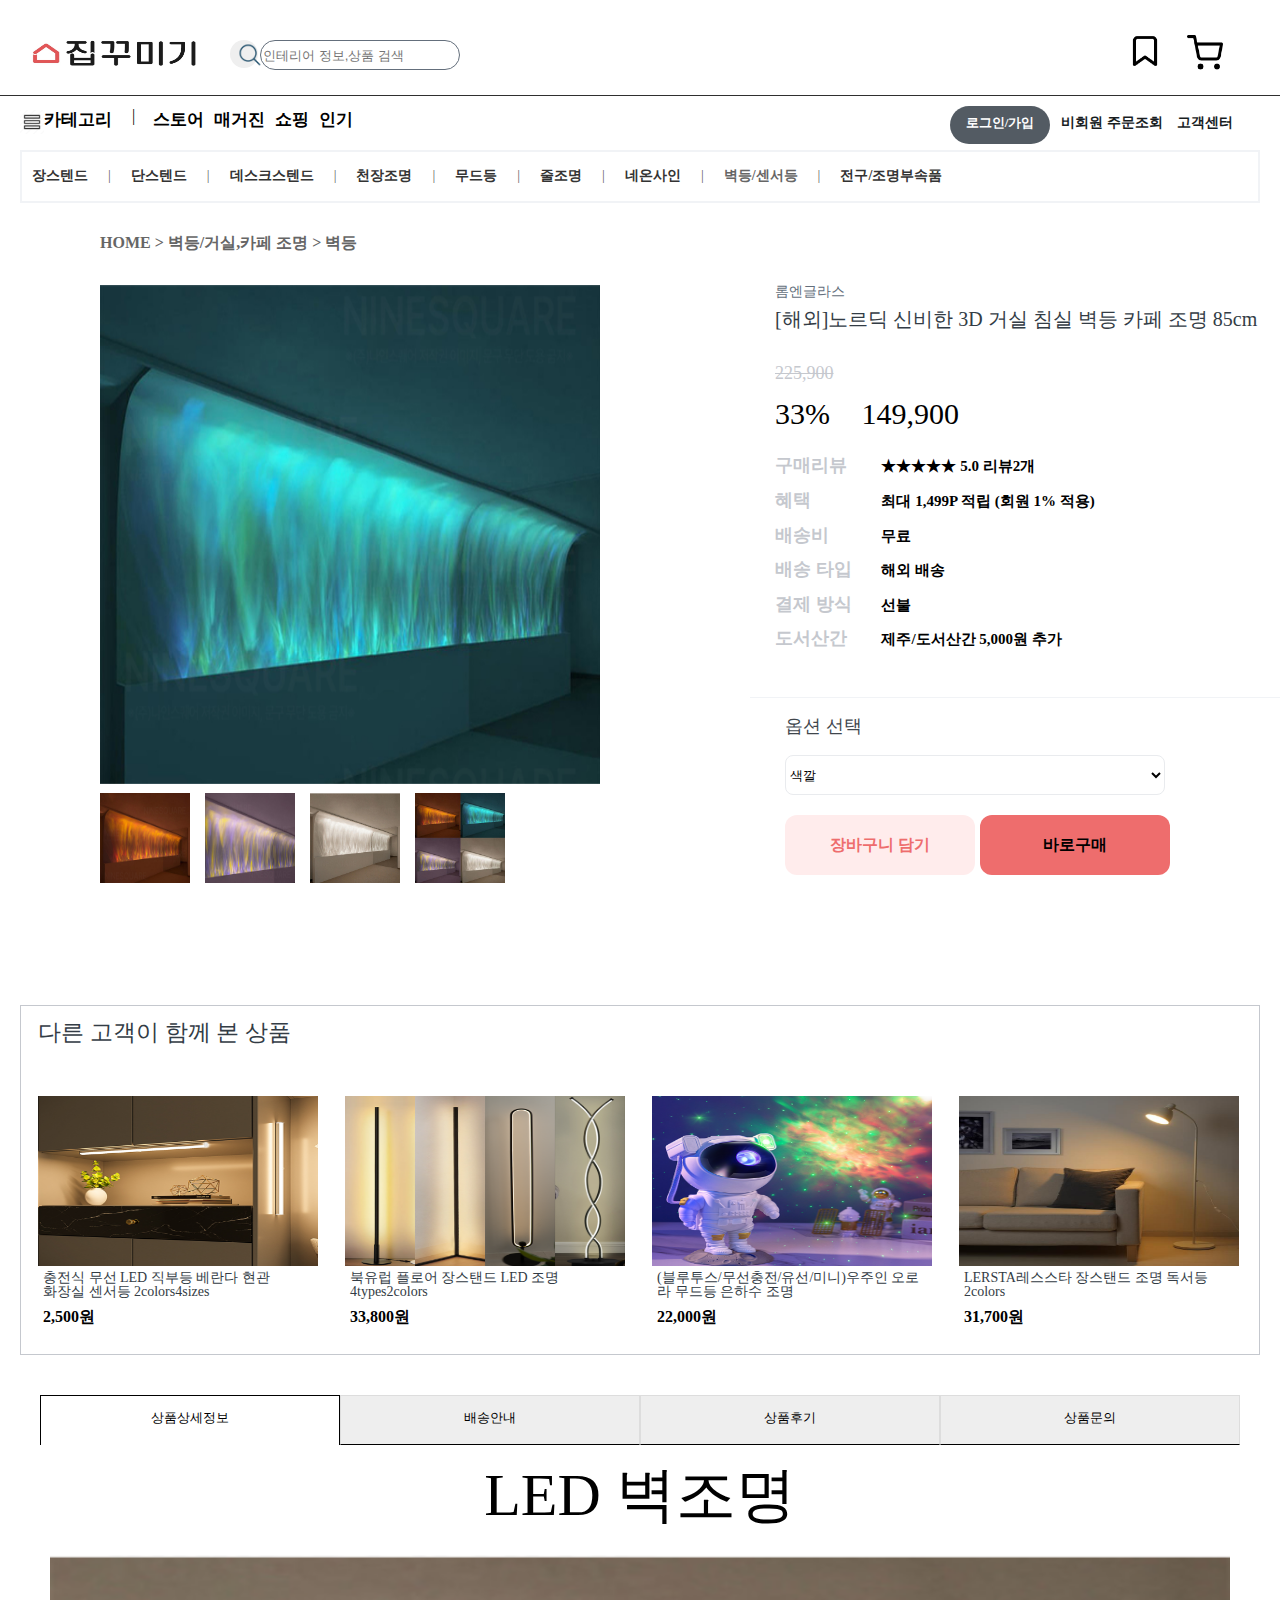
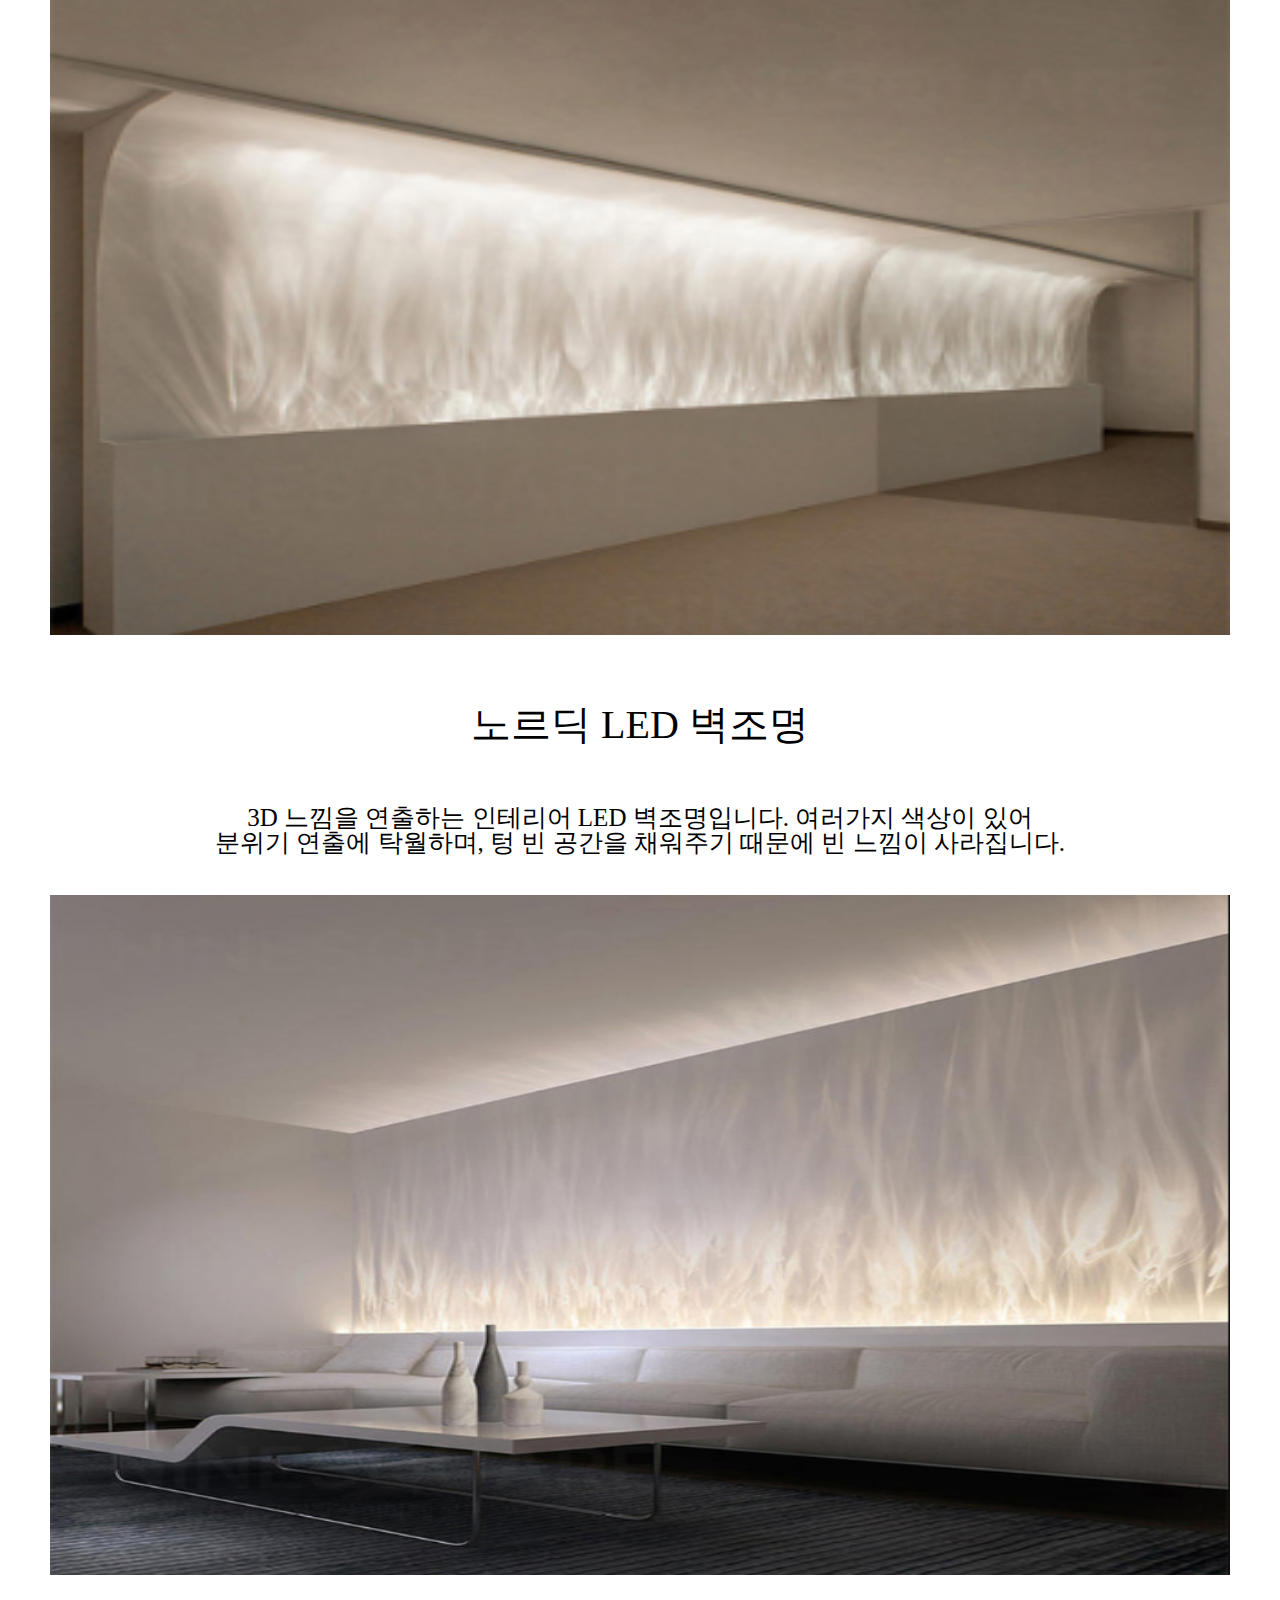
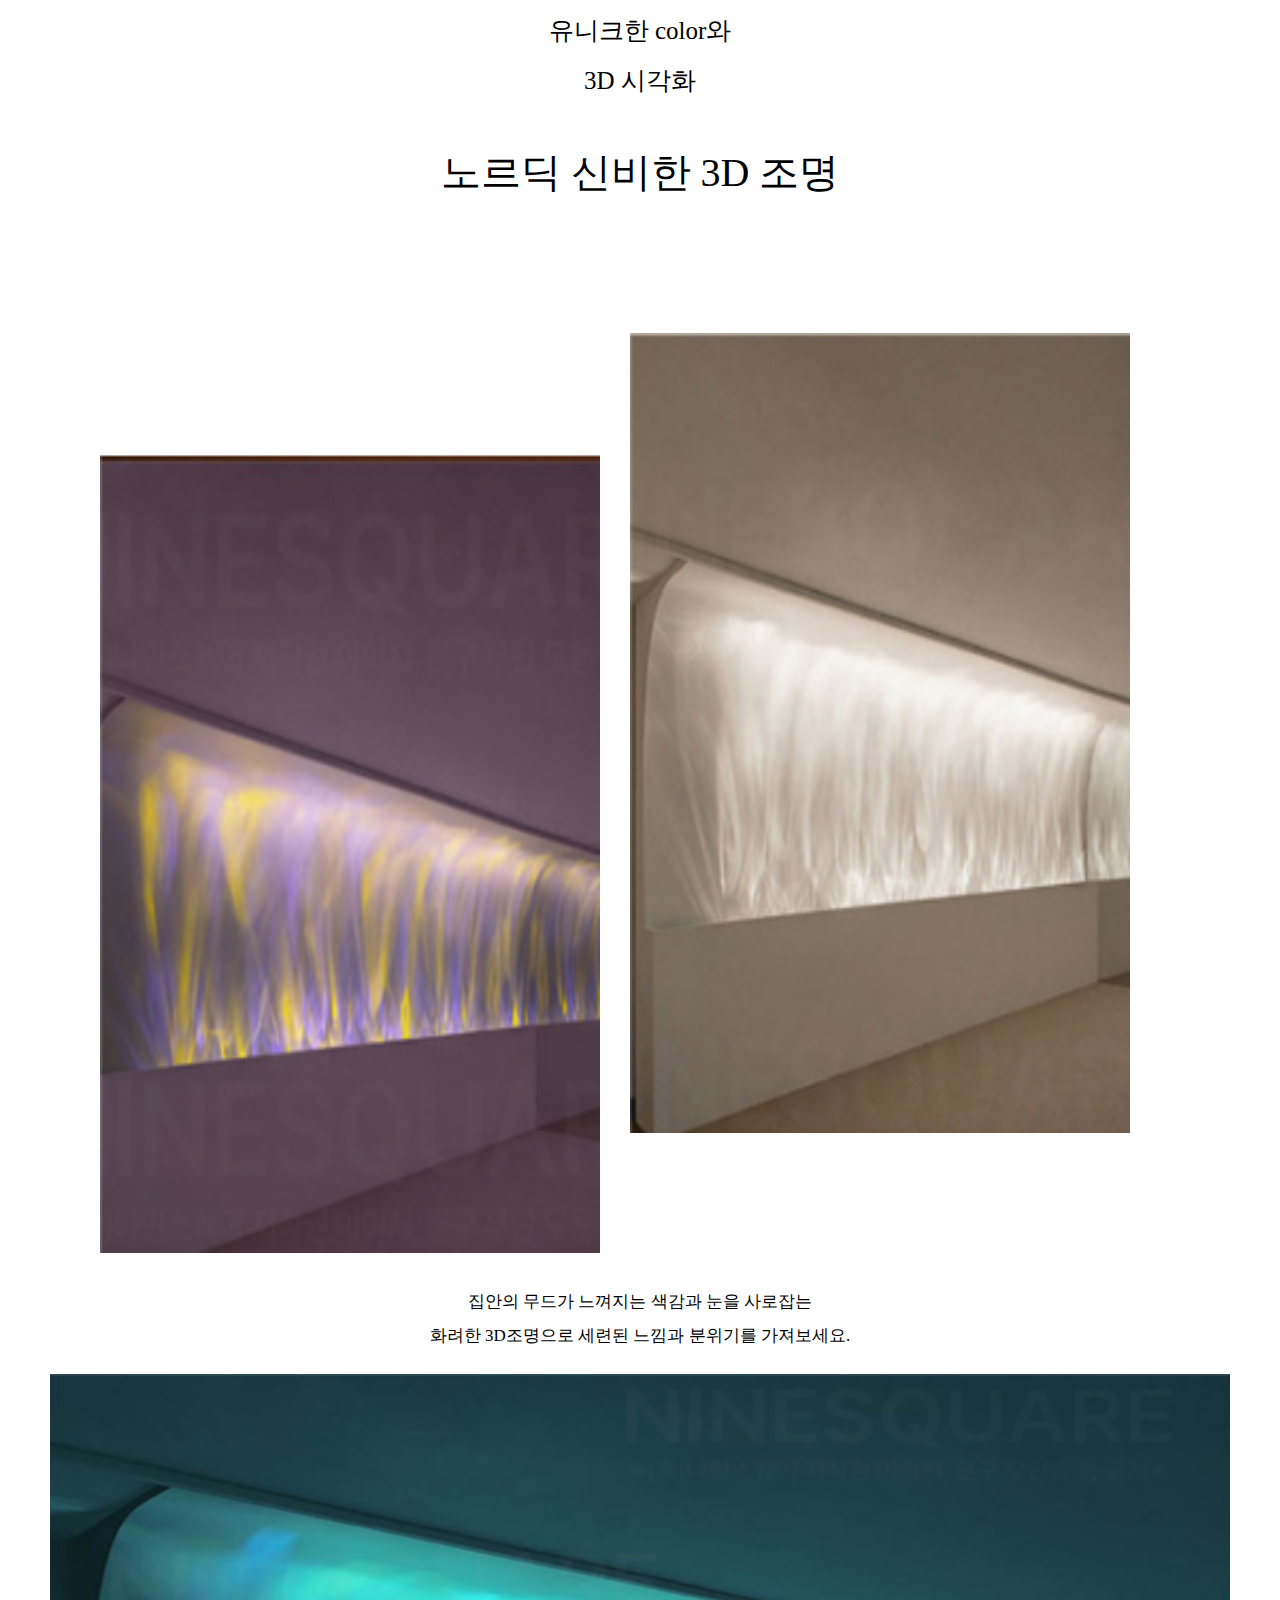
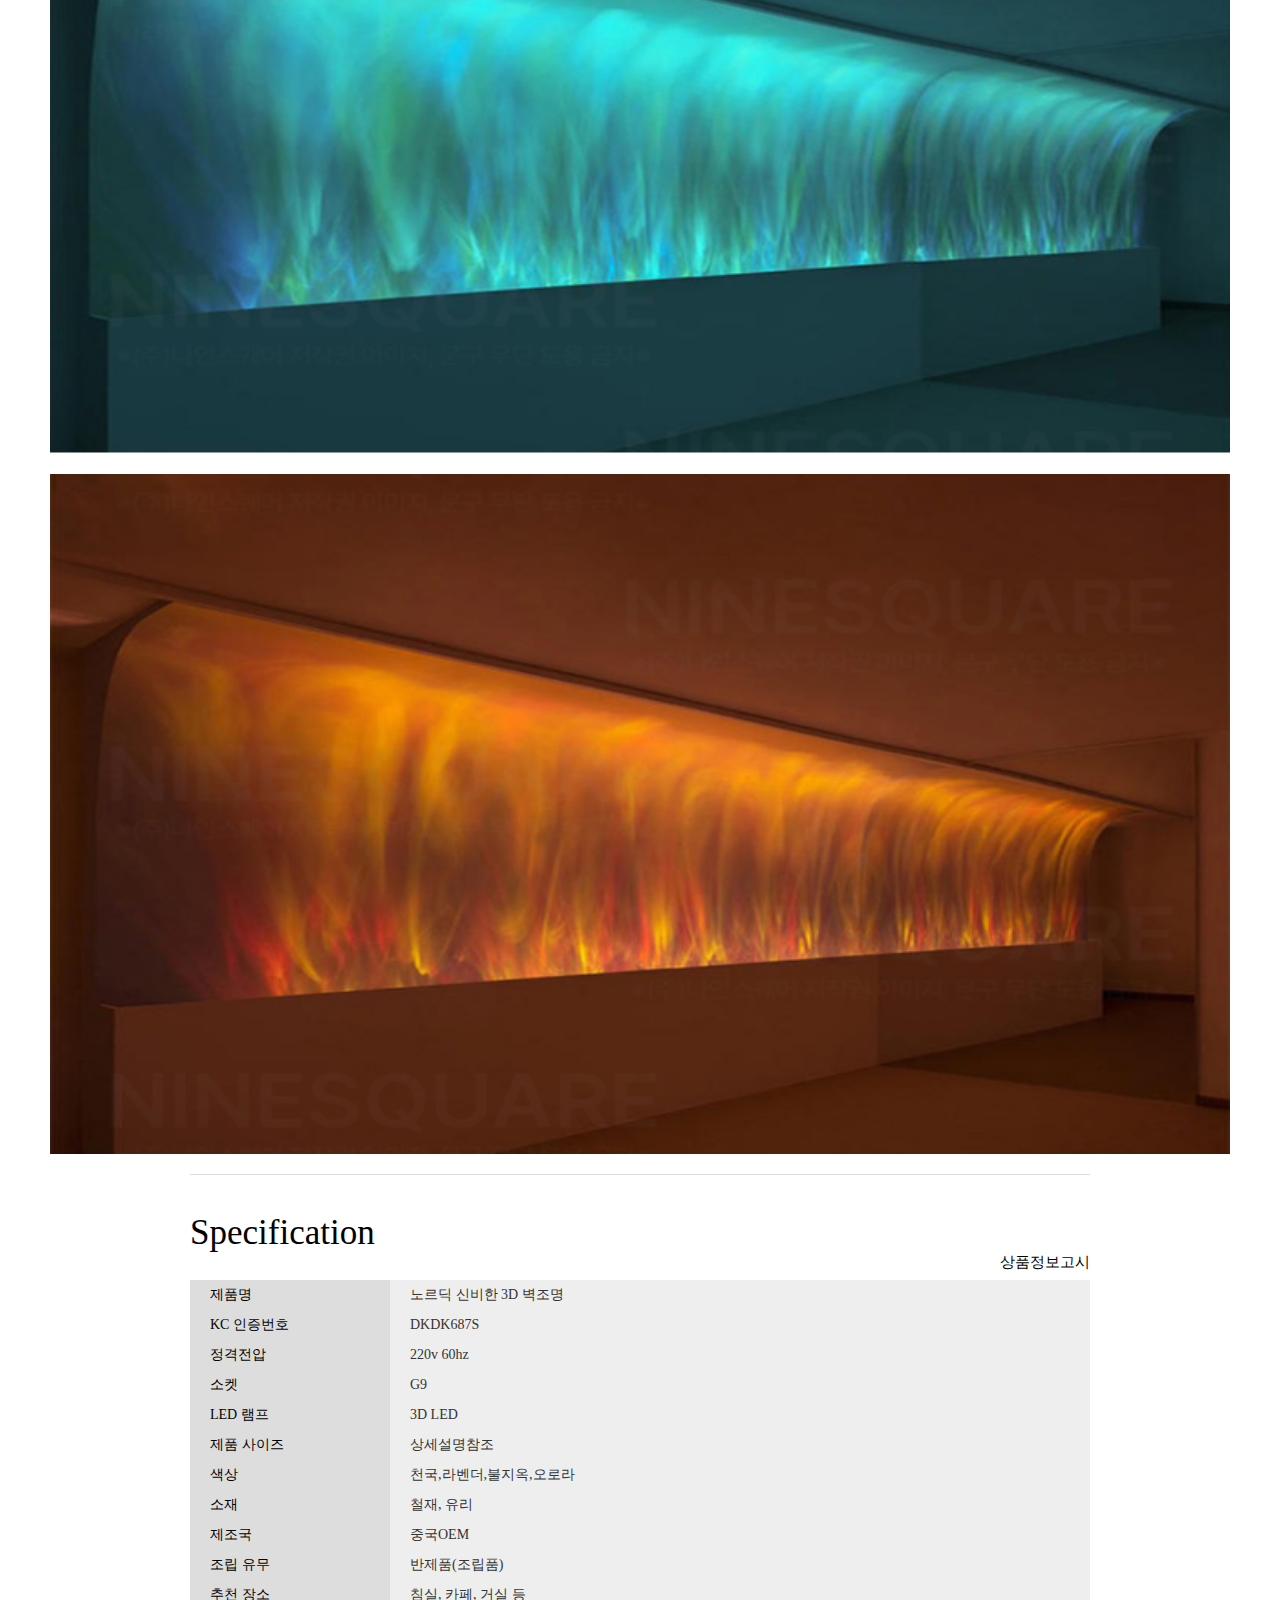
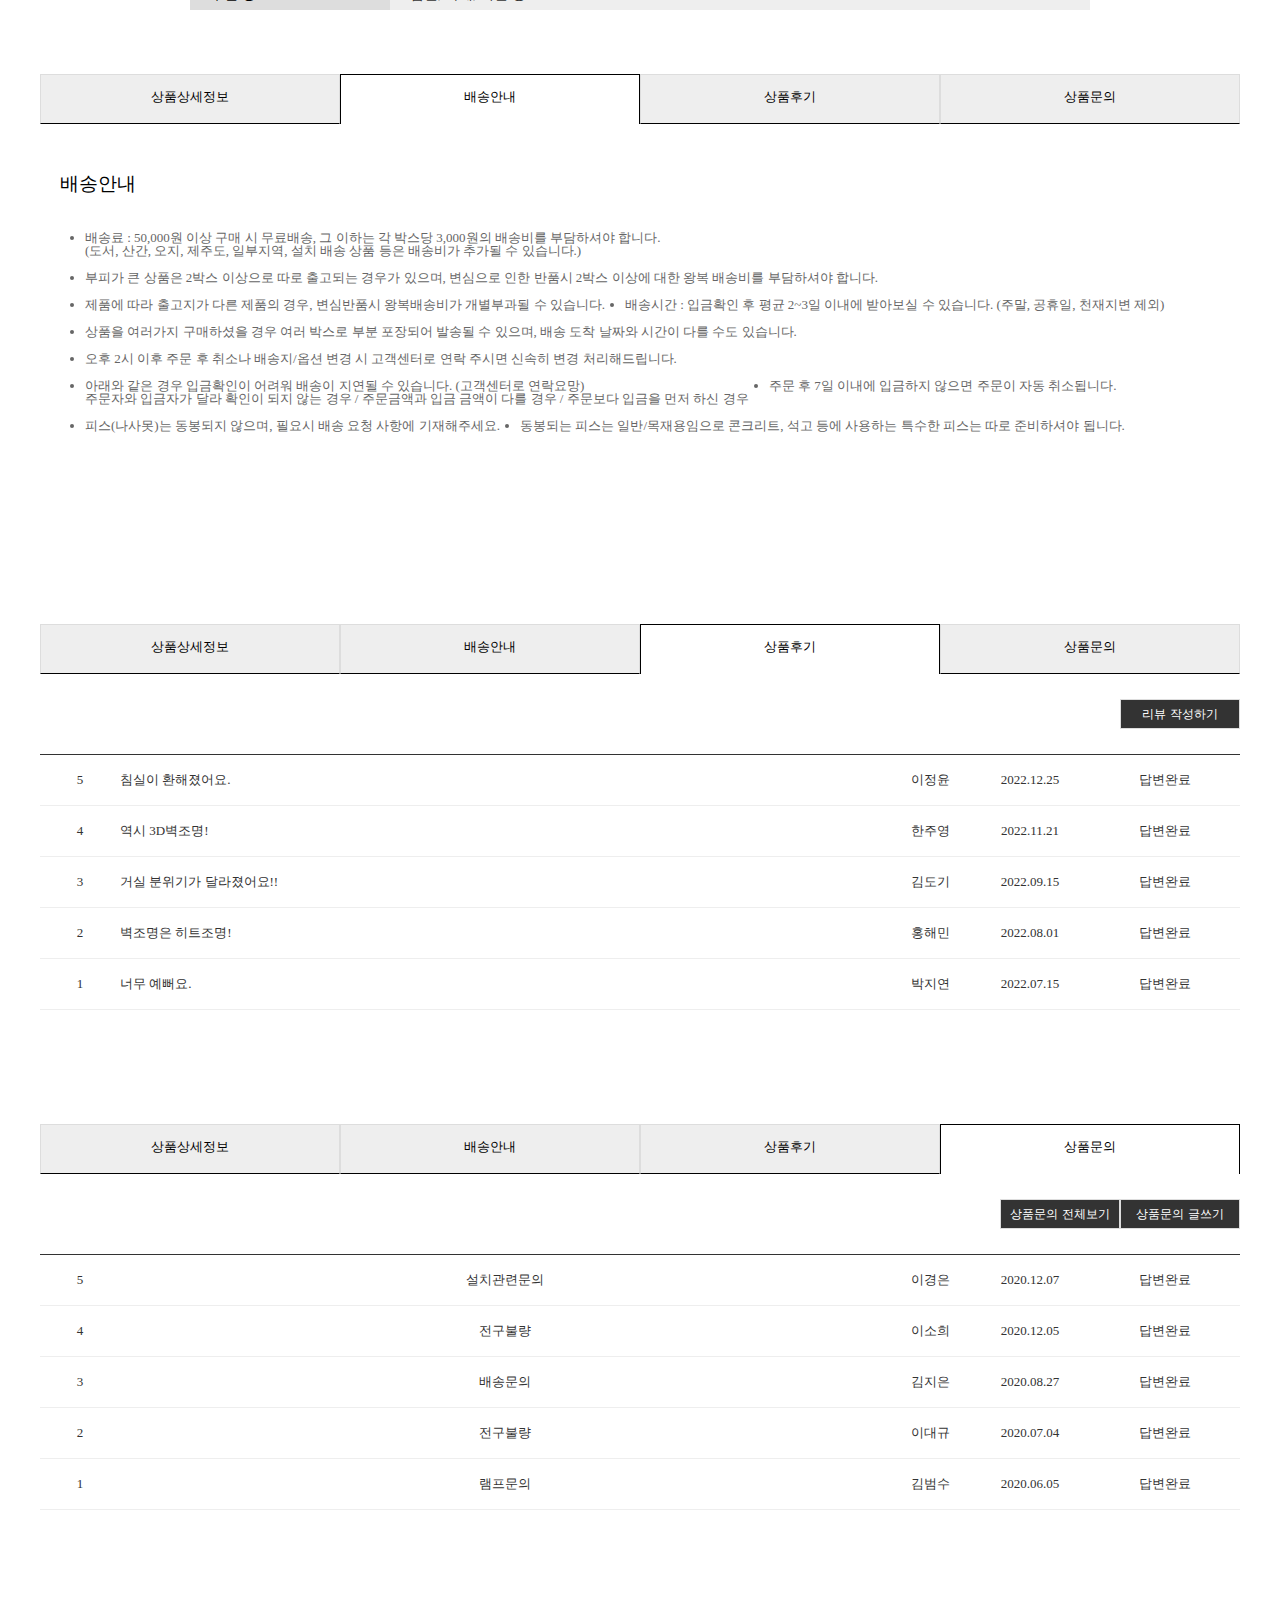
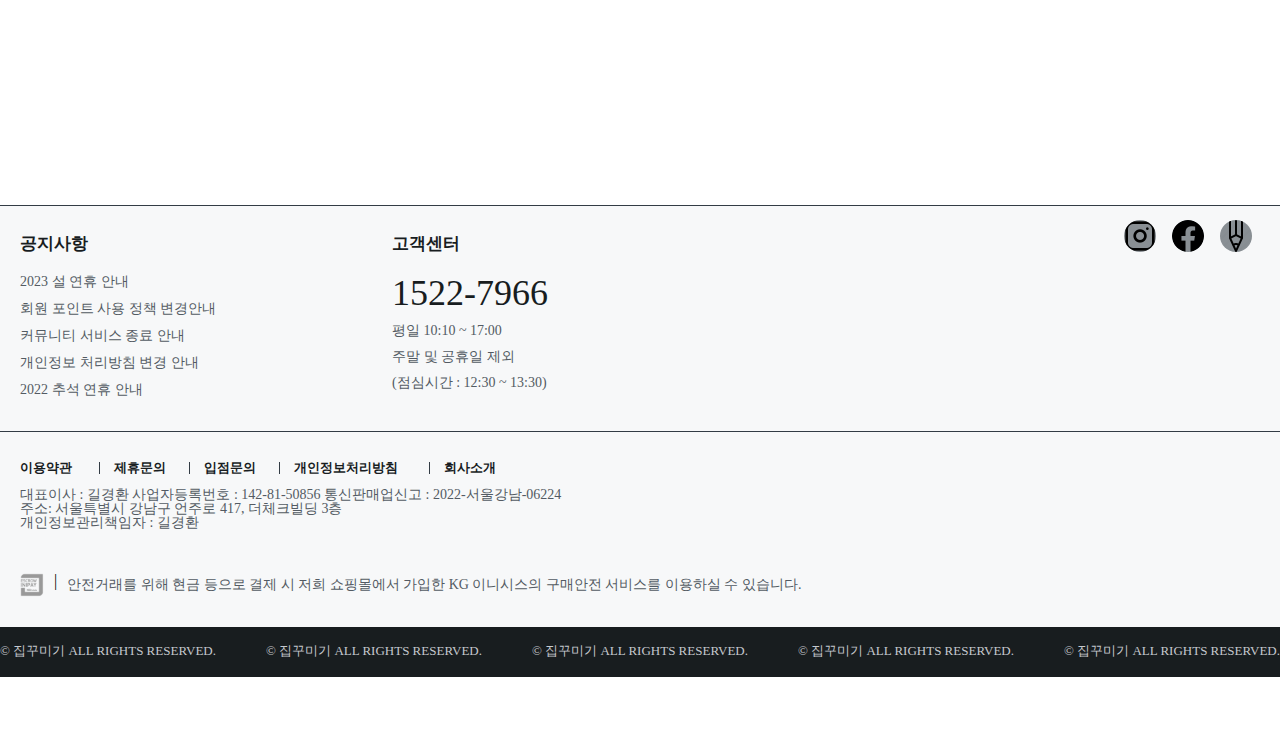
<file: sub.html>
<!DOCTYPE html>
<!-- saved from url=(0067)file:///D:/%ED%8F%AC%ED%8A%B8%ED%8F%B4%EB%A6%AC%EC%98%A4/HOUSE.html -->
<html lang="en"><head><meta http-equiv="Content-Type" content="text/html; charset=UTF-8">
    
    <meta http-equiv="X-UA-Compatible" content="IE=edge">
    <meta name="viewport" content="width=device-width, initial-scale=1.0">
    <title>portfolio 집꾸미기</title>
    <link href="css/reset.css" rel="stylesheet">
    <link href="css/common.css" rel="stylesheet">
    <link href="css/sub.css" rel="stylesheet">

    <script src="https://ajax.googleapis.com/ajax/libs/jquery/3.3.1/jquery.min.js"></script>
</head>
<body>
    <header>
        <div id="headertop">
        <div id="logo">
            <a href="index.html" target="_self"><img src="img/img_logo/logo.jpg" alt="집 꾸미기 로고"></a>
        </div>
        <div id="search">
            <button>
                <img src="img/img_head/head-img-magnifier.jpg" alt="돋보기">
            </button>
            <input type="text" Placeholder="인테리어 정보,상품 검색">
        </div>
        <div id="category">
            <a href="#"><img src="img/img_head/head-img-bookmark.jpg" alt="북마크"></a>
        </div>
        <div id="showping">
            <a href="#"><img src="img/img_head/head-img-showpping.jpg" alt="쇼핑"></a>
        </div>
        </div>
        <div id="line">
        </div>
        <div id="headerbottom">
            <nav>
                <ul>
                    <div class="navhead">
                        <img src="img/img_nav/nav-img.jpg" alt="카테고리그림">
                    </div>
                    <li><a href="#"><b>카테고리</b></a></li>
                    <div class="slash">|</div>
                    <li><a href="sub.html" target="_self"><b>스토어</b></a></li>
                    <li><a href="sub.html" target="_self"><b>매거진</b></a></li>
                    <li><a href="sub.html" target="_self"><b>쇼핑</b></a></li>
                    <li><a href="sub.html" target="_self"><b>인기</b></a></li>
                </ul>
            </nav>
        <div id="headerright">
            <a href="join.html" target="_self">
                <div class="headerright1">
                    <span>로그인/가입</span>
                </div>
            </a>
            <a href="login.html" targer="_self">
                <div class="headerright2">
                    <span>비회원 주문조회</span>
                </div>
            </a>
            <a href="#">
                <div class="headerright3">
                    <span>고객센터</span>
                </div>
            </a>
        </div>
        </div>
    </header>
    <div id="sub-nav">
        <nav>
            <ul>
                <li><a href="#">장스텐드</a></li>
                <li>|</li>
                <li><a href="#">단스텐드</a></li>
                <li>|</li>
                <li><a href="#">데스크스텐드</a></li>
                <li>|</li>
                <li><a href="#">천장조명</a></li>
                <li>|</li>
                <li><a href="#">무드등</a></li>
                <li>|</li>
                <li><a href="#">줄조명</a></li>
                <li>|</li>
                <li><a href="#">네온사인</a></li>
                <li>|</li>
                <li>벽등/센서등</li>
                <li>|</li>
                <li><a href="#">전구/조명부속품</a></li>
            </ul>
        </nav>
    </div>

        <div id="sub-main">
            <div class="sub-main-top">
                <div class="sub-main-top-left">
                    <h3>HOME > 벽등/거실,카페 조명 > 벽등</h3>
                    <div id="box">
                        <img src="img/img_sub-led/sub-led4.jpg" alt="메인사진" id="cimg" class="w1"> 
                        <div id="transformimg">
                          <ul>
                            <li><img src="img/img_sub-led/sub-led3.jpg" alt="LED사진1"></li>
                            <li><img src="img/img_sub-led/sub-led5.jpg" alt="LED사진2"></li>
                            <li><img src="img/img_sub-led/sub-led9.jpg" alt="LED사진3"></li>
                            <li><img src="img/img_sub-led/sub-led8.jpg" alt="LED사진4"></li>
                          </ul>
                        </div>
                    </div>
                      <script>
                        $(document).ready(function(){
                          $("#transformimg li:first-child").mouseover(function(){
                            $("#cimg").attr("src","img/img_sub-led/sub-led3.jpg");
                          });
                  
                          $("#transformimg li:nth-child(2)").mouseover(function(){
                  
                            $("#cimg").attr("src","img/img_sub-led/sub-led5.jpg");
                  
                          });
                  
                          $("#transformimg li:nth-child(3)").mouseover(function(){
                  
                            $("#cimg").attr("src","img/img_sub-led/sub-led9.jpg");
                  
                          });
                          $("#transformimg li:nth-child(4)").mouseover(function(){
                  
                              $("#cimg").attr("src","img/img_sub-led/sub-led8.jpg");
                  
                          });
        
                        });
                      </script>
                </div>
                <div class="sub-main-top-right">
                    <div class="sub-main-top-right-info">
                        <div class="sub-main-top-right-info-box">
                            <p>롬엔글라스</p>
                            <h3>[해외]노르딕 신비한 3D 거실 침실 벽등 카페 조명 85cm</h3>
                            <table>
                                <tr>
                                    <th class="table-th-price">225,900</th>
                                </tr>
                                <tr>
                                    <th class="table-th-persent">33%</th>
                                    <td class="table-td-price">149,900</td>
                                </tr>

                                <tr>
                                    <th class="table-th">구매리뷰</th> 
                                    <td class="table-td">★★★★★ 5.0 리뷰2개</td>
                                </tr>

                                <tr>
                                    <th class="table-th">혜택</th>
                                    <td class="table-td">최대 1,499P 적립 (회원 1% 적용)</td>
                                </tr>
                            
                                <tr>
                                    <th class="table-th">배송비</th>
                                    <td class="table-td">무료</td>
                                </tr>

                                <tr>
                                    <th class="table-th">배송 타입</th>
                                    <td class="table-td">해외 배송</td>
                                </tr>

                                <tr>
                                    <th class="table-th">결제 방식</th<>
                                    <td class="table-td">선불</td>
                                </tr>

                                <tr>
                                    <th class="table-th">도서산간</th>
                                    <td class="table-td">제주/도서산간 5,000원 추가</td>
                                </tr>

                            </table>
                        </div>
                        <div class="sub-main-info-line">
                        </div>
                        <div class="sub-main-info-select">
                            <h1>옵션 선택</h1>
                            <select>
                                <option vlaue="color">색깔</option>
                                <option value="heaven">천국(149,900원)</option>
                                <option value="a hell of fire">지옥불(149,900원)</option>
                                <option value="Aurora">오로라(149,900원)</option>
                                <option value="Lavender">라벤더(149,900원)</option>
                            </select>
                            <div class="sub-main-button">
                                <div class="sub-main-button1">
                                    <button>장바구니 담기</button>
                                </div>
                                <div class="sub-main-button2">
                                    <button>바로구매</button>
                                </div>
                            </div>
                        </div>
                    </div>
                </div>
            </div>
            <div id="sub-main-client">
                <div class="sub-main-client-top">
                    <h2>다른 고객이 함께 본 상품</h2>
                </div>
                <div class="sub-main-client-center">
                    <div class="sub-main-client-box">
                        <div class="sub-main-client-img">
                            <img src="img/sub_main_client/img1.jpg" alt="센서등">
                        </div>
                        <p>충전식 무선 LED 직부등 베란다 현관<br>
                        화장실 센서등 2colors4sizes</p>
                        <span>2,500원</span>
                    </div>
                    <div class="sub-main-client-box">
                        <div class="sub-main-client-img">
                            <img src="img/sub_main_client/img2.jpg" alt="장스텐드 조명">
                        </div>
                        <p>북유럽 플로어 장스탠드 LED 조명
                            4types2colors
                        </p>
                        <span>33,800원</span>
                    </div>
                    <div class="sub-main-client-box">
                        <div class="sub-main-client-img">
                            <img src="img/sub_main_client/img3.jpg" alt="우주인 오로라">
                        </div>
                        <p>(블루투스/무선충전/유선/미니)우주인 오로라 무드등 은하수 조명</p>
                        <span>22,000원</span>
                    </div>
                    <div class="sub-main-client-box">
                        <div class="sub-main-client-img">
                            <img src="img/sub_main_client/img4.jpg" alt="독서등">
                        </div>
                        <p>LERSTA레스스타 장스탠드 조명 독서등 2colors</p>
                        <span>31,700원</span>
                    </div>
                </div>
            </div>
            <div id="sub-main-section">
                <div id="product">
                    <ul>
                        <li>상품상세정보</li>
                        <li><a href="#shipping">배송안내</a></li>
                        <li><a href="#review">상품후기</a></li>
                        <li><a href="#inquiry">상품문의</a></li>
                    </ul>
                    <h1>LED 벽조명</h1>
                    <div class="sub-main-product-img">
                        <img src="img/img_sub-led/sub-led9.jpg" alt="조명사진">
                    </div>
                    <span>노르딕 LED 벽조명</span>
                    <p>3D 느낌을 연출하는 인테리어 LED 벽조명입니다. 여러가지 색상이 있어<br>
                    분위기 연출에 탁월하며, 텅 빈 공간을 채워주기 때문에 빈 느낌이 사라집니다.</p>
                    <div class="sub-main-product-img2">
                        <img src="img/img_sub-led/sub-led1.jpg" alt="분위기 살려주는 벽조명" >
                    </div>
                    <p>유니크한 color와 <br>
                        <br>
                        3D 시각화</p>
                        <span>노르딕 신비한 3D 조명</span>
                        <div class="sub-main-product-double-img">
                            <div class="sub-main-product-img3">
                            <img src="img/img_sub-led/sub-led7.jpg" alt="세로사진1">
                            </div>
                            <div class="sub-main-product-img4">
                            <img src="img/img_sub-led/sub-led6.jpg" alt="세로사진2">
                            </div>
                        </div>
                        <div class="sub-main-product-p">
                        <p>집안의 무드가 느껴지는 색감과 눈을 사로잡는<br>
                            <br>
                        화려한 3D조명으로 세련된 느낌과 분위기를 가져보세요.</p>
                        </div>
                        <div class="sub-main-product-img5">
                            <img src="img/img_sub-led/sub-led4.jpg" alt="오로라">
                        </div>
                        <div class="sub-main-product-img6">
                            <img src="img/img_sub-led/sub-led3.jpg" alt="불지옥">
                        </div>
                </div>
                    <div id="detail_tablebox">                        
                        <h4>Specification</h4>                  
                        <span>상품정보고시</span>
                        <table>
                          <tr>
                            <th>제품명</th>
                            <td>노르딕 신비한 3D 벽조명</td>
                          </tr>
                          <tr>
                            <th>KC 인증번호</th>
                            <td>DKDK687S</td>
                          </tr>
                          <tr>
                            <th>정격전압</th>
                            <td>220v 60hz</td>
                          </tr>
                          <tr>
                            <th>소켓</th>
                            <td>G9</td>
                          </tr>
                          <tr>
                            <th>LED 램프</th>
                            <td>3D LED </td>
                          </tr>
                          <tr>
                            <th>제품 사이즈</th>
                            <td>상세설명참조</td>
                          </tr>
                          <tr>
                            <th>색상</th>
                            <td>천국,라벤더,불지옥,오로라</td>
                          </tr>   
                          <tr>                  
                            <th>소재</th>
                            <td>철재, 유리</td>
                          </tr>
                          <tr>
                            <th>제조국</th>
                            <td>중국OEM</td>
                          </tr>
                            <tr>
                            <th>조립 유무</th>
                            <td>반제품(조립품)</td>
                          </tr>         
                          <tr>                 
                            <th>추천 장소</th>                  
                            <td>침실, 카페, 거실 등</td>
                          </tr>
                        </table>
                    </div>



                    <div id="shipping">
                        <ul>
                          <li><a href="#product">상품상세정보</a></li>
                          <li>배송안내</li>
                          <li><a href="#review">상품후기</a></li>
                          <li><a href="#inquiry">상품문의</a></li>                                       
                        </ul> 

                        <h2>배송안내</h2>
                        
                        <div id="shipping_textbox">
                          <ul>
                            <li>배송료 : 50,000원 이상 구매 시 무료배송, 그 이하는 각 박스당 3,000원의 배송비를 부담하셔야 합니다.<br>
                              (도서, 산간, 오지, 제주도, 일부지역, 설치 배송 상품 등은 배송비가 추가될 수 있습니다.)</li>
                            <li>부피가 큰 상품은 2박스 이상으로 따로 출고되는 경우가 있으며, 변심으로 인한 반품시 2박스 이상에 대한 왕복 배송비를 부담하셔야 합니다.</li>
                            <li>제품에 따라 출고지가 다른 제품의 경우, 변심반품시 왕복배송비가 개별부과될 수 있습니다.</li>
                            <li>배송시간 : 입금확인 후 평균 2~3일 이내에 받아보실 수 있습니다. (주말, 공휴일, 천재지변 제외)</li>
                            <li>상품을 여러가지 구매하셨을 경우 여러 박스로 부분 포장되어 발송될 수 있으며, 배송 도착 날짜와 시간이 다를 수도 있습니다.</li>
                            <li>오후 2시 이후 주문 후 취소나 배송지/옵션 변경 시 고객센터로 연락 주시면 신속히 변경 처리해드립니다.</li>
                            <li>아래와 같은 경우 입금확인이 어려워 배송이 지연될 수 있습니다. (고객센터로 연락요망)<br>
                            주문자와 입금자가 달라 확인이 되지 않는 경우 / 주문금액과 입금 금액이 다를 경우 / 주문보다 입금을 먼저 하신 경우</li>
                            <li>주문 후 7일 이내에 입금하지 않으면 주문이 자동 취소됩니다.</li>
                            <li>피스(나사못)는 동봉되지 않으며, 필요시 배송 요청 사항에 기재해주세요.</li>
                            <li>동봉되는 피스는 일반/목재용임으로 콘크리트, 석고 등에 사용하는 특수한 피스는 따로 준비하셔야 됩니다.</li>
                          </ul>
                        </div>
                    </div>


                    <div id="review">

                        <ul>
                          <li><a href="#product">상품상세정보</a></li>
                          <li><a href="#shipping">배송안내</a></li>
                          <li>상품후기</li>
                          <li><a href="#inquiry">상품문의</a></li>
                        </ul>

                        <div id="review_tablebox">
                          <button>리뷰 작성하기</button>
                          <table>                            
                            <tr>
                              <th>5</th>
                              <td><a href="#">침실이 환해졌어요.</a></td>
                              <td>이정윤</td>
                              <td>2022.12.25</td>
                              <td>답변완료</td>
                            </tr>
                
                            <tr>
                              <th>4</th>
                              <td><a href="#">역시 3D벽조명!</a></td>
                              <td>한주영</td>
                              <td>2022.11.21</td>
                              <td>답변완료</td>
                            </tr>
                
                            <tr>
                              <th>3</th>
                              <td><a href="#">거실 분위기가 달라졌어요!!</a></td>
                              <td>김도기</td>
                              <td>2022.09.15</td>
                              <td>답변완료</td>
                            </tr>
                
                            <tr>
                              <th>2</th>
                              <td><a href="#">벽조명은 히트조명!</a></td>
                              <td>홍해민</td>
                              <td>2022.08.01</td>
                              <td>답변완료</td>
                            </tr>
                            <tr>
                              <th>1</th>
                              <td><a href="#">너무 예뻐요.</a></td>
                              <td>박지연</td>
                              <td>2022.07.15</td>
                              <td>답변완료</td>
                            </tr>
                          </table>
                    </div>

                </div>
                <div id="inquiry">
                    <ul>
                      <li><a href="#product">상품상세정보</a></li>
                      <li><a href="#shipping">배송안내</a></li>
                      <li><a href="#review">상품후기</a></li>
                      <li>상품문의</li>
                    </ul>
              
                    <div id="inquiry_tablebox">
                      <button>상품문의 글쓰기</button>
                      <button>상품문의 전체보기</button>
                      <table>
              
                        <tr>
                          <th>5</th>
                          <td><a href="#">설치관련문의</a></td>
                          <td>이경은</td>
                          <td>2020.12.07</td>
                          <td>답변완료</td>
                        </tr>
              
                        <tr>
              
                          <th>4</th>
                          <td><a href="#">전구불량</a></td>
                          <td>이소희</td>
                          <td>2020.12.05</td>
                          <td>답변완료</td>
                        </tr>
              
                        <tr>
              
                          <th>3</th>              
                          <td><a href="#">배송문의</a></td>              
                          <td>김지은</td>              
                          <td>2020.08.27</td>              
                          <td>답변완료</td>
              
                        </tr>
              
                        <tr>
                          <th>2</th>
                          <td><a href="#">전구불량</a></td>
                          <td>이대규</td>
                          <td>2020.07.04</td>
                          <td>답변완료</td>
                        </tr>
              
                        <tr>
                          <th>1</th>
                          <td><a href="#">램프문의</a></td>
                          <td>김범수</td>
                          <td>2020.06.05</td>
                          <td>답변완료</td>
                        </tr>
                      </table>
                    </div>
                  </div>
            </div>
        </div>




    <footer>
        <div id="footerline1">
        </div>
        <div id="footer1">
            <div id="footerbottom">
                <div id="footerbottom1">
                    <div class="footerspan1">
                        <span>공지사항</span>
                    </div>
                    <div class="footerbottom1">
                        <span>2023 설 연휴 안내</span>
                    </div>
                    <div class="footerbottom1">
                        <span>회원 포인트 사용 정책 변경안내</span>
                    </div>
                    <div class="footerbottom1">
                        <span>커뮤니티 서비스 종료 안내</span>
                    </div>
                    <div class="footerbottom1">
                        <span>개인정보 처리방침 변경 안내</span>
                    </div>
                    <div class="footerbottom1">
                        <span>2022 추석 연휴 안내</span>
                    </div>
                </div>
                <div id="footerbottom2">
                    <div class="footerspan2">
                        <span><b>고객센터</b></span>
                    </div>
                    <div class="phone">
                        <span>1522-7966</span>
                    </div >
                    <div class="footerbottom2-span">
                        <span>평일 10:10 ~ 17:00 <br>
                        주말 및 공휴일 제외 <br>
                    (점심시간 : 12:30 ~ 13:30)</span>
                    </div>
                </div>
                <div id="footerbottom3">
                    <a href="#"><img src="img/img_footer/footer-img1.jpg" alt="네이버포스트"></a>
                    <a href="#"><img src="img/img_footer/footer-img2.jpg" alt="페이스북"></a>
                    <a href="#"><img src="img/img_footer/footer-img3.jpg" alt="인스타그램"></a>
                </div>
        </div>
        </div>
        <div id="footerline2">
        </div>
        <div id="footer2">
            <div id="footer2bottom1">
                <div class="footer2bottom1">
                    <span><a href="#">이용약관</a></span>
                </div>
                <div class="footer2bottom2">
                    <span><a href="#">제휴문의</a></span>
                </div>
                <div class="footer2bottom3">
                    <span><a href="#">입점문의</a></span>
                </div>
                <div class="footer2bottom4">
                    <span><a href="#">개인정보처리방침</a></span>
                </div>
                <div class="footer2bottom5">
                    <span><a href="#">회사소개</a></span>
                </div>
            </div>

            <div id="footer2bottom2">
                <span>대표이사 : 길경환    사업자등록번호 : 142-81-50856  통신판매업신고 : 2022-서울강남-06224<br>
                    주소: 서울특별시 강남구 언주로 417, 더체크빌딩 3층<br>
                    개인정보관리책임자 : 길경환<br>
                    </span>
            </div>

            <div id="footer2bottom3">
                <div id="footer2bottom3img">
                    <a href="#"><img src="img/img_footer/footer-img4.png" alt="푸터2바텀3이미지"></a>
                </div>

                <div id="footer2bottom3stick">
                    <span>|</span>
                </div>
                <p>안전거래를 위해 현금 등으로 결제 시 저희 쇼핑몰에서 가입한 KG 이니시스의 구매안전 서비스를 이용하실 수 있습니다.
                </p>
            </div>
        </div>
        <div id="footer3">
                <span>© 집꾸미기 ALL RIGHTS RESERVED.</span>
                <span>© 집꾸미기 ALL RIGHTS RESERVED.</span>
                <span>© 집꾸미기 ALL RIGHTS RESERVED.</span>
                <span>© 집꾸미기 ALL RIGHTS RESERVED.</span>
                <span>© 집꾸미기 ALL RIGHTS RESERVED.</span>
                <span>© 집꾸미기 ALL RIGHTS RESERVED.</span>
                <span>© 집꾸미기 ALL RIGHTS RESERVED.</span>
                <span>© 집꾸미기 ALL RIGHTS RESERVED.</span>
                <span>© 집꾸미기 ALL RIGHTS RESERVED.</span>
                <span>© 집꾸미기 ALL RIGHTS RESERVED.</span>
                <span>© 집꾸미기 ALL RIGHTS RESERVED.</span>
                <span>© 집꾸미기 ALL RIGHTS RESERVED.</span>
                <span>© 집꾸미기 ALL RIGHTS RESERVED.</span>
                <span>© 집꾸미기 ALL RIGHTS RESERVED.</span>
                <span>© 집꾸미기 ALL RIGHTS RESERVED.</span>
                <span>© 집꾸미기 ALL RIGHTS RESERVED.</span>
                <span>© 집꾸미기 ALL RIGHTS RESERVED.</span>
            </div>
        </div>
    </footer>

</body>
</html>
</file>
<file: css/main.css>
@charset "utf-8";
        * {margin:0; box-sizing: border-box;}
        ul, li, ol {list-style:none; margin:0; padding:0; }
        
        /*헤더*/
        header { width: 100%; height: 150px; margin: 0 auto;}
        #headertop { width:1240px;height:95px; margin:0 auto; }
        
         /*로고*/
        #logo {width: 210px;height: 48px;float: left; margin: 30px 0 30px 0; }
        #logo > a > img { width: 190px;height: 48px;}
        
        /*검색*/
        #search  {width: 420px;height: 48px; border-radius: 20px;  margin: 30px 0 30px 0; float: left; }
        #search > button { width: 28px; height: 28px; float: left; border-radius:60%; border:none; margin:10px 0 0 0;} 
        #search > button > img { width: 28px; height: 28px;}
        #search > input {float: left; margin: 10px 0 0 2px; border-radius:30px; height:30px; width:200px;
        border:1px solid rgb(100, 111, 124);}
        
        /*카테고리, 쇼핑*/
        #category { width: 70px;height: 55px;float: left; margin: 30px 0 0 460px;text-align: center; }
        #category > a > img { width: 36px;height: 36px; margin:3px 0 0 0; }
        #showping {width: 50px; height: 55px;float: right; margin: 30px 30px 0 0;text-align: center; }
        #showping > a > img { width: 36px; height: 36px;margin: 5px 0 0 0; }
        
        /*라인*/
        #line { width: 100%; height: 1px; background-color:rgba(47, 47, 47); }
        
        /*헤드 바텀*/
        #headerbottom {width:1240px; height:56px; margin:1px auto;}
        #headerbottom > nav {width:400px; height:56px; }
        
        /*네비게이션 헤드*/
        .navhead > img {width:24px; height:24px; float:left; margin:2px 0 0 0;}
        .navstore {margin:0 5px 0 0;}
        .slash {width:1px; height:16px; float:left; margin:0px 20px 0 10px; text-align:center;}
        #headerbottom > nav > ul {width:400px; height:56px;}
        #headerbottom > nav > ul > li {float:left;margin:3px 10px 0 0; font-weight:bold;}
        #headerbottom > nav > ul > li > a {text-decoration:none; color:#000; font-size:17px; font-weight:bold;}
        #headerright {width:310px; height:54px; float:right; margin:-57px 0px 0 0px;}
        
        .headerright1 {width:100px; height:38px; background: linear-gradient(0deg, rgb(83, 91, 99), rgb(83, 91, 99)), linear-gradient(rgb(248, 106, 69) 0%, rgb(255, 104, 142) 100%);; float:left; margin:10px 1px 0 0; border-radius:20px;}
        .headerright1 > span {font-size:13px; color:rgb(255, 255, 255); font-weight:700; font-style:normal; text-align:center; display:block;
        margin:10px 0 0 0;}
        
        .headerright2 {width:115px; height:20px;  float:left; margin:0 1px 0 0; }
        .headerright2 > span {display:block; font-size:14px; font-weight:bold; font-style:normal; color:rgb(24, 29, 31); margin:20px 0 0 10px;}
        
        .headerright3 {width:70px; height:20px; float:left; margin:0 1px 0 0;}
        .headerright3 > span {display:block; font-size:14px; font-weight:bold; font-style:normal; color:rgb(24, 29, 31); margin:20px 0 0 10px;}
        
        
        /*슬라이더*/
        #slider { width: 100%; height: 400px; margin: 0 auto; background-image:url("https://cdn.ggumim.co.kr/promotion/1442075f-8a68-4ee1-bf37-dde1078c4009.png"); background-size:cover; background-position:center;}
        
        
        
        /*섹션*/
        section {width: 100%;height: 3372px; margin: 0 auto; }
        
        /*섹션1*/
        #section1 {position: relative; width: 1240px;  height: 128px; margin: -60px auto 0px; border-radius: 26px; background-color:white;}
        
        /*섹션1레프트*/
        #section1left { width:590px; height:109px; display: flex; margin: 19px 31px 0px 20px; float:left; }
        /*섹션1레프트 쇼핑*/
        .showpping {width: 80px; height: 70px; float:left; margin:10px 20px 10px 25px; text-align:center; border-radius:50%;}
        .showpping > a > img {width:63px; height:65px; border-radius:50%;}
        .showpping > span {display:block; text-align:center; margin:5px 0 0 0;}
        
        /*섹션1레프트 인기상품*/
        .popular {width: 80px; height: 70px; float:left; margin:10px 20px 10px 25px;  text-align:center; border-radius:50%;}
        .popular > a > img {width:63px; height:65px; border-radius:50%;}
        .popular > span {display:block; text-align:center; margin:5px 0 0 0;}
        
        /*섹션1레프트 집들이*/
        .house {width: 80px; height: 70px; float:left; margin:10px 20px 10px 25px;  text-align:center; border-radius:50%;}
        .house > a > img {width:63px; height:65px; border-radius:50%;}
        .house > span {display:block; text-align:center; margin:5px 0 0 0;}
        
        /*섹션1레프트 사진*/
        .picture {width: 80px; height: 70px; float:left; margin:10px 20px 10px 25px; text-align:center; border-radius:50%;}
        .picture > a > img {width:63px; height:65px; border-radius:50%;}
        .picture > span {display:block; text-align:center; margin:5px 0 0 0;}
        
        /*섹션1레프트 티브이*/
        .tv {width: 80px; height: 70px; float:left; margin:10px 20px 10px 25px; text-align:center; border-radius:50%;}
        .tv > a >img {width:63px; height:65px; border-radius:50%;}
        .tv > span {display:block; text-align:center; margin:5px 0 0 0;}

        /*섹션1센터*/
        #section1center {background-color:rgba(197,200, 206); display: flex; width:2px;height: 80px;margin: 29px 0px 0px; float:left; color:rgb(197, 200, 206);}
        
        /*섹션1라이트*/
        #section1right {display: flex; width:560px; height:128px; float:right;  float:right; margin:0 20px 0 0;}
        #section1right > h4 { font-size:20px; margin:35px 0 20px 20px;}
        #section1right > span {float:left; font-size:20px;}
        #section1right > button {width:150px; height:40px; background-color:tomato; color:white; margin:65px 0 20px 150px; border-radius:20px; border:0; cursor:pointer;}
        
        /*섹션2*/    
        #section2 {width:100%; height:730px; padding: 124px 0px 50px; margin: -68px 0px 0px;background: linear-gradient(rgb(238, 241, 245) -28.1%, rgb(243, 245, 251) 132.46%);}
        
        /*센션2탑*/
        #section2top {width:1240px; height:40px; margin:0 auto;}
        #section2top > span {font-size:26px;}
        #section2top > button {width:102px; height:40px; float:right; border-radius:20px; border:1.5px solid rgb(197, 200, 206); color: black; cursor: pointer;}
        
        /*섹션2센터*/
        #section2center {width:1240px; height:23px;  margin:0 auto;}
        #section2center > span {font-size:17px; color:rgb(100, 111, 124);}
        
        /*센션2바텀*/
        #section2bottom {width:1240px; height:490px; margin:0 auto; border-radius:10px; background-color:white;}
        .iconbox1 {width:290px; height:450px; float:left; margin:10px; 
        border-radius:10px;}
        .iconbox1:hover {box-shadow: 2px 2px 8px rgb(100 111 124 / 50%);}
        .iconbox1 > p {color:rgba(137, 143, 148); font-size:13px; font-weight:normal; text-align:inherit;margin:10px 0 10px 10px;}
        .iconbox1 > span {color: black;font-size: 14px;font-weight: 500;line-height: 22px;max-height: 40px; overflow-wrap: normal;display: -webkit-box;-webkit-line-clamp: 2;-webkit-box-orient: vertical;white-space: normal;overflow: hidden;text-overflow: ellipsis;word-break: break-all; margin: 10px;}
        .persentspan > span {font-size:26px; color:rgb(249, 9, 71); font-weight:700; line-height:22px; display:inline-block; float:left; margin:0 0 0 10px;}
        .priceblack > span {display: inline-block; color:black; font-size:20px; font-weight:700; line-height:22px; margin:0 0 0 10px;}

        .persentspan-nth2 > span {font-size:26px; color:rgb(249, 9, 71); font-weight:700; line-height:22px; display:inline-block; float:left; margin:15px 0 0 10px;}
        .priceblack-nth2 > span {display: inline-block; color:black; font-size:20px; font-weight:700; line-height:22px; margin:15px 0 0 10px;}
        
        .persentspan-nth3 > span {font-size:26px; color:rgb(249, 9, 71); font-weight:700; line-height:22px; display:inline-block; float:left; margin:15px 0 0 10px;}
        .priceblack-nth3 > span {display: inline-block; color:black; font-size:20px; font-weight:700; line-height:22px; margin:15px 0 0 10px;}
        
        .persentspan-nth4 > span {font-size:26px; color:rgb(249, 9, 71); font-weight:700; line-height:22px; display:inline-block; float:left; margin:15px 0 0 10px;}
        .priceblack-nth4 > span {display: inline-block; color:black; font-size:20px; font-weight:700; line-height:22px; margin:15px 0 0 10px;}

        .iconbox1 > button {margin:15px 6px 0 13px; font-size:15px; font-weight:normal; background-color:rgb(241, 243, 246); cursor:pointer; text-align:center; border-radius:5px; border:0; color:rgb(249, 9, 71, 0.75);}
        .iconbox1 > .free {margin:15px 6px 0 0; font-size:15px; font-weight:normal; background-color:rgb(241, 243, 246); cursor:pointer; text-align:center; border-radius:5px;
        border:0; color:rgb(83, 91, 99);}

        /*투데이특가 이미지 1*/
        .background-image-today-1 {width:290px; height:274px; background-image:url("https://cdn.ggumim.co.kr/cache/furniture/600/20190222102150TkIFy6mxNA.jpg"); background-size:cover; background-position:center center; border-radius:10px;}
        .background-image-today-1 > span {display:inline-block; padding:6px 9px; border:1px solid rgba(225, 225, 225,0.4); border-radius:18px; font-size:12px; font-weight:500; background: rgba(0, 0, 0, 0.4); color:rgb(255, 255, 255); margin:233px 0 0 10px;}
    
        /*투데이특가 이미지 2*/
        .background-image-today-2 {width:290px; height:274px; background-image:url("https://image.ohou.se/i/bucketplace-v2-development/uploads/productions/165353202279509550.jpg?gif=1&w=850&h=850&c=c&webp=1"); background-size:cover; background-position:center center; border-radius:10px;}
        .background-image-today-2 > span {display:inline-block; padding:6px 9px; border:1px solid rgba(225, 225, 225,0.4); border-radius:18px; font-size:12px; font-weight:500; background: rgba(0, 0, 0, 0.4); color:rgb(255, 255, 255); margin:233px 0 0 10px;} 

        /*투데이특가 이미지 3*/
        .background-image-today-3 {width:290px; height:274px; background-image:url("https://image.ohou.se/i/bucketplace-v2-development/uploads/productions/167540624171440538.gif?gif=1&w=640&h=640&c=c&webp=1"); background-size:cover; background-position:center center; border-radius:10px;}
        .background-image-today-3 > span {display:inline-block; padding:6px 9px; border:1px solid rgba(225, 225, 225,0.4); border-radius:18px; font-size:12px; font-weight:500; background: rgba(0, 0, 0, 0.4); color:rgb(255, 255, 255); margin:233px 0 0 10px;} 

        /*투데이특가 이미지 4*/
        .background-image-today-4 {width:290px; height:274px; background-image:url("https://image.ohou.se/i/bucketplace-v2-development/uploads/productions/images/164479906088657143.jpg?gif=1&w=850&h=850&c=c&webp=1"); background-size:cover; background-position:center center; border-radius:10px;}
        .background-image-today-4 > span {display:inline-block; padding:6px 9px; border:1px solid rgba(225, 225, 225,0.4); border-radius:18px; font-size:12px; font-weight:500;background: rgba(0, 0, 0, 0.4); color:rgb(255, 255, 255); margin:233px 0 0 10px;} 
        
        /*섹션3*/
        #section3 {display: flex; flex-direction: column; -webkit-box-align: center; align-items: center; width: 100%; min-width: 1400px; height: auto; padding:50px 0px 59px; }
        
        /*섹션3탑*/
        #section3top {width:1240px; height:40px; margin:0 auto; padding:0 0 20px 0;}
        #section3top > span {font-size:26px; color:rgb(24, 29, 31);}
        /*섹션3바텀*/
        #section3bottom {width:1440px; height:171px; margin:0 auto; padding:0;}
        #iconbox2 {width:1240px; height:130px; margin:20px auto 0px;}
        .iconbox2 {width:90px; height:120px; float:left; margin:10px 20px 0 10px;}
        .iconbox2 > a > img {width:90px; height:90px; margin:0 auto; background-color:rgb(232, 239, 250);border-radius:50%;}
        .iconbox2 > span {text-align:center; font-size:16px; color:black; display:block;  font-weight:bold; margin:10px 0 0 0;}
        
        /*섹션3인테리어소품*/
        #iconboxsopum {width:100px; height:120px; float:left; margin:10px 20px 0 10px;}
        #iconboxsopum > a > img {width:100px; height:90px; margin:0 auto; background-color:rgb(232, 239, 250);border-radius:50%;}
        #iconboxsopum > span {text-align:center; font-size:16px; color:black; display:block; font-weight:bold; margin:10px 0 0}
        
        /*섹션4*/
        #section4 {width:100%; height:526px; text-align:center; background: linear-gradient(rgb(230, 195, 218) -30.1%, rgba(226, 224, 193, 0.979)120.46%);} 
        
        /*섹션4센터*/
        #section4center {width:1240px; height:436px; display:inline-block; margin:45px;}
        .section4box {width:295px; height:436px; background-color:white; float:left; margin:0 10px 0 5px; border-radius:10px; cursor:pointer;}
        /*섹션4박스 레프트*/
        .section4box-left {width:295px; height:436px; background-color:(rgb(230, 195, 218) -30.1%, rgba(226, 224, 193, 0.979)120.46%); 
        float:left; margin:0 10px 0 5px; border-radius:10px; cursor:pointer;}
        .span-left-top > span {display:block; float:left; color:white; margin:30px 0 0 0; font-size:12px; padding:3px;}
        .section4box-left > span {display:block; text-align:left; margin:70px 0 0 0;  color:white; font-size:23px;}
        .section4box-left > p {display:block; text-align:left; margin:30px 0 0 0; color:white; font-size:12px; }
        .section4box-left > button {display:block; text-align:center; margin:50px 0 0 0; width:188px; height:46px;
        font-size:16px; color:white; background-color:rgba(201, 150, 175, 0.5); border:1px solid white;}
        
        /*섹션4박스2*/
        .section4box > p {font-size:13px; color:rgba(137, 143, 148); font-weight:500; font-style:normal; line-height:12px; text-align:left; display:block; margin:10px 0 0 25px;}
        .section4box > span {font-size:16px; color:rgb(51, 60, 69); font-weight:500; font-style:normal; line-height:17px; display:block; margin:10px 0 0 25px; text-align:left;}

        .background-image-smart1-persent1 {font-size:21px; color:rgb(249, 9, 71); font-weight:700; line-height:21px; display:inline-block;  margin:0px 0 0 -100px;}
        .background-image-smart1-priceblack1 {display: inline-block; color:black; font-size:21px; font-weight:700; line-height:21px; margin:15px 0 0 0px;}
        .background-image-smart1-button {width:52px; height:22px; cursor: pointer; margin:10px 0 0 20px;}
        .background-image-smart1-button > button {border-radius: 3px; background: rgb(241, 243, 246);font-weight:700; font-size:10px; color: rgb(83, 91, 99);; border:0; padding:4px 6px;}


        /*섹션4박스3*/
        .background-image-smart2-persent2 {font-size:21px; color:rgb(249, 9, 71); font-weight:700; line-height:21px; display:inline-block;  margin:0px 0 0 -120px;}
        .background-image-smart2-priceblack2 {display: inline-block; color:black; font-size:21px; font-weight:700; line-height:21px; margin:15px 0 0 0px;}
        .background-image-smart2-button {width:52px; height:22px; cursor: pointer; margin:10px 0 0 20px;}
        .background-image-smart2-button > button {border-radius: 3px; background: rgb(241, 243, 246);font-weight:700; font-size:10px; color: rgb(83, 91, 99);; border:0; padding:4px 6px;}
        

        /*섹션4박스4*/
        .background-image-smart3-persent3 {font-size:21px; color:rgb(249, 9, 71); font-weight:700; line-height:21px; display:inline-block;  margin:0px 0 0 -120px;}
        .background-image-smart3-priceblack3 {display: inline-block; color:black; font-size:21px; font-weight:700; line-height:21px; margin:15px 0 0 0px;}
        .background-image-smart3-button {width:52px; height:22px; cursor: pointer; margin:10px 0 0 20px;}
        .background-image-smart3-button > button {border-radius: 3px; background: rgb(241, 243, 246);font-weight:700; font-size:10px; color: rgb(83, 91, 99);; border:0; padding:4px 6px;}

        

        .background-image-smart1 {width:295px; height:290px; background-image:url("https://search.pstatic.net/common/?src=https%3A%2F%2Fshopping-phinf.pstatic.net%2Fmain_3692722%2F36927229582.jpg&type=sc960_832"); background-size:cover; background-position:center center; border-radius:10px;}
        
        .background-image-smart2{width:295px; height:290px; background-image:url("https://search.pstatic.net/common/?src=http%3A%2F%2Fshop1.phinf.naver.net%2F20221207_151%2F1670384377137NgtTP_JPEG%2F71520156859634866_158118351.jpg&type=sc960_832"); background-size:cover; background-position:center center; border-radius:10px;}
        
        .background-image-smart3{width:295px; height:290px; background-image:url("https://search.pstatic.net/common/?src=https%3A%2F%2Fshopping-phinf.pstatic.net%2Fmain_2619813%2F26198139906.jpg&type=sc960_832"); background-size:cover; background-position:center center; border-radius:10px;}

        
        
        /*섹션5*/
        #section5 {width:100%; height:588px; display:block; padding:50px 0;}
        
        /*섹션5탑*/
        #section5top {width:1240px; height:40px;  margin:24px auto 0px;}
        #section5top > span {width:360px; height:40px; font-size:26px; color:rgb(24, 29, 31); font-weight:bold; }
        #section5top > button {width:82px; height:30px; border-radius:16px; border:none; text-align:center; font-size:1rem; background: linear-gradient(rgb(247, 106, 66) 0%, rgb(255, 103, 145) 100%); color:white; font-weight:bold;}
        
        /*섹션5바텀*/
        #section5bottom {width:1240px; height:425px; margin:0 auto;}
        .section5box {width:295px; height:425px;  margin:5px; float:left; }
        .background-image-popup-img1 {width:295px; height:295px; overflow:hidden; margin:10px 0 0 0; border-radius:6px;}
        .background-image-popup-img2 {width:295px; height:295px; overflow:hidden; margin:10px 0 0 0; border-radius:6px;}
        .background-image-popup-img3 {width:295px; height:295px; overflow:hidden; margin:10px 0 0 0; border-radius:6px; }
        .background-image-popup-img4 {width:295px; height:295px; overflow:hidden; margin:10px 0 0 0; border-radius:6px; }
        
        .background-image-popup-img1 > a > img {width:293px; height:293px; border: 1px solid rgb(233, 235, 238); position:relative; border-radius:6px; transform:scale(1); transition:all 0.2s ease-in-out 0s;}
        .background-image-popup-img1 > a > img:hover {transform:scale(1.15);}
        
        .background-image-popup-img2 > a > img {width:293px; height:293px; border: 1px solid rgb(233, 235, 238); position:relative; border-radius:6px; transform:scale(1); transition:all 0.2s ease-in-out 0s;}
        .background-image-popup-img2 > a > img:hover {transform:scale(1.15);}

        .background-image-popup-img3 > a > img {width:293px; height:293px; border: 1px solid rgb(233, 235, 238); position:relative; border-radius:6px; transform:scale(1); transition:all 0.2s ease-in-out 0s;}
        .background-image-popup-img3 > a > img:hover {transform:scale(1.15);}

        .background-image-popup-img4 > a > img {width:293px; height:293px; border: 1px solid rgb(233, 235, 238); position:relative; border-radius:6px; transform:scale(1); transition:all 0.2s ease-in-out 0s;}
        .background-image-popup-img4 > a > img:hover {transform:scale(1.15);}

        .section5box > p {color:rgba(137, 143, 148); font-size:13px; font-weight:normal; text-align:inherit;margin:10px 0 0px 10px;}
        .section5box > span {color: black;font-size: 14px;font-weight: 500;line-height: 22px;max-height: 40px; overflow-wrap: normal;display: -webkit-box;-webkit-line-clamp: 2;-webkit-box-orient: vertical;white-space: normal;overflow: hidden;text-overflow: ellipsis;word-break: break-all; margin:0 0 0 10px;}
        
        .popup-button {margin:15px 6px 0 13px; font-size:15px; font-weight:normal; background-color:rgb(241, 243, 246); cursor:pointer; text-align:center; border-radius:5px; border:0; color:rgb(249, 9, 71, 0.75);}
        .popup-free {margin:15px 6px 0 0; font-size:15px; font-weight:normal; background-color:rgb(241, 243, 246); cursor:pointer; text-align:center; border-radius:5px;
        border:0; color:rgb(83, 91, 99);} 

        
        /*섹션6*/
        #section6 {width:100%; height:588px;  display:block; padding:50px 0 50px 0;}
        
        /*섹션6탑*/
        #section6top {width:1240px; height:40px; margin:24px auto 0px;}
        #section6top > span {width:360px; height:40px; font-size:26px; color:rgb(24, 29, 31); font-weight:700;}
        #section6top > button {width:82px; height:33px; border-radius:16px; border:none; text-align:center; font-size:1rem; background: linear-gradient(rgb(90, 195, 205) 0%, rgb(88, 205, 142) 100%); color:white; font-weight:bold;}
        
        /*섹션6바텀*/
        #section6bottom {width:1240px;height:425px;  margin:0 auto; overflow:hidden;}
        .section6box {width:295px; height:425px;  margin:5px; float:left; }
        .background-image-popup2-img1 {width:295px; height:295px; overflow:hidden;}
        .background-image-popup2-img2 {width:295px; height:295px; overflow:hidden;}
        .background-image-popup2-img3 {width:295px; height:295px; overflow:hidden;}
        .background-image-popup2-img4 {width:295px; height:295px; overflow:hidden;}

        .background-image-popup2-img1 > a > img {width:295px; height:295px; border: 1px solid rgb(233, 235, 238); position:relative; border-radius:6px; transform:scale(1); transition:all 0.2s ease-in-out 0s;}
        .background-image-popup2-img1 > a > img:hover {transform:scale(1.15);}

        .background-image-popup2-img2 > a > img {width:295px; height:295px; border: 1px solid rgb(233, 235, 238); position:relative; border-radius:6px; transform:scale(1); transition:all 0.2s ease-in-out 0s;}
        .background-image-popup2-img2 > a > img:hover {transform:scale(1.15);}

        .background-image-popup2-img3 > a > img {width:295px; height:295px; border: 1px solid rgb(233, 235, 238); position:relative; border-radius:6px; transform:scale(1); transition:all 0.2s ease-in-out 0s;}
        .background-image-popup2-img3 > a > img:hover {transform:scale(1.15);}

        .background-image-popup2-img4 > a > img {width:295px; height:295px; border: 1px solid rgb(233, 235, 238); position:relative; border-radius:6px; transform:scale(1); transition:all 0.2s ease-in-out 0s;}
        .background-image-popup2-img4 > a > img:hover {transform:scale(1.15);}

        .section6box > p {color:rgba(137, 143, 148); font-size:13px; font-weight:normal; text-align:inherit;margin:10px 0 0px 10px;}
        .section6box > span {color: black;font-size: 14px;font-weight: 500;line-height: 22px;max-height: 40px; overflow-wrap: normal;display: -webkit-box;-webkit-line-clamp: 2;-webkit-box-orient: vertical;white-space: normal;overflow: hidden;text-overflow: ellipsis;word-break: break-all; margin:0 0 0 10px;}

        .popup2-button {margin:15px 6px 0 13px; font-size:15px; font-weight:normal; background-color:rgb(241, 243, 246); cursor:pointer; text-align:center; border-radius:5px; border:0; color:rgb(249, 9, 71, 0.75);}
        .popup2-free {margin:15px 6px 0 0; font-size:15px; font-weight:normal; background-color:rgb(241, 243, 246); cursor:pointer; text-align:center; border-radius:5px;
        border:0; color:rgb(83, 91, 99);}
        
        
        /*섹션7*/
        #section7 {width:100%; height:588px; display:block; padding:50px 0 0 0;}
        
        /*섹션7탑*/
        #section7top {width:1240px; height:40px; margin:24px auto 0px;}
        #section7top > span {width:360px; height:40px; font-size:26px; color:rgb(24, 29, 31); font-weight:700;}
        
        /*섹션7바텀*/
        #section7bottom {width:1240px; height:425px;  margin:0 auto;}
        .section7box {width:295px; height:425px; float:left; margin:5px; overflow:hidden;}
        .background-image-sns-img1 {width:295px; height:295px; overflow:hidden;}
        .background-image-sns-img2 {width:295px; height:295px; overflow:hidden;}
        .background-image-sns-img3 {width:295px; height:295px; overflow:hidden;}
        .background-image-sns-img4 {width:295px; height:295px; overflow:hidden;}

        .background-image-sns-img1 > a > img {width:295px; height:295px; border: 1px solid rgb(233, 235, 238); position:relative; border-radius:6px; transform:scale(1); transition:all 0.2s ease-in-out 0s;}
        .background-image-sns-img1 > a > img:hover {transform:scale(1.15);}

        .background-image-sns-img2 > a > img {width:295px; height:295px; border: 1px solid rgb(233, 235, 238); position:relative; border-radius:6px; transform:scale(1); transition:all 0.2s ease-in-out 0s; }
        .background-image-sns-img2 > a > img:hover {transform:scale(1.15);}

        .background-image-sns-img3 > a > img {width:295px; height:295px; border: 1px solid rgb(233, 235, 238); position:relative; border-radius:6px; transform:scale(1); transition:all 0.2s ease-in-out 0s;}
        .background-image-sns-img3 > a > img:hover {transform:scale(1.15);}

        .background-image-sns-img4 > a > img {width:295px; height:295px; border: 1px solid rgb(233, 235, 238); position:relative; border-radius:6px; transform:scale(1); transition:all 0.2s ease-in-out 0s;}
        .background-image-sns-img4 > a > img:hover {transform:scale(1.15);}

        .section7box > p {color:rgba(137, 143, 148); font-size:13px; font-weight:normal; text-align:inherit;margin:10px 0 0px 10px;}
        .section7box > span {color: black;font-size: 14px;font-weight: 500;line-height: 22px;max-height: 40px; overflow-wrap: normal;display: -webkit-box;-webkit-line-clamp: 2;-webkit-box-orient: vertical;white-space: normal;overflow: hidden;text-overflow: ellipsis;word-break: break-all; margin:0 0 0 10px;}

        .sns-button {margin:15px 6px 0 13px; font-size:15px; font-weight:normal; background-color:rgb(241, 243, 246); cursor:pointer; text-align:center; border-radius:5px; border:0; color:rgb(249, 9, 71, 0.75);}
        .sns-free {margin:15px 6px 0 0; font-size:15px; font-weight:normal; background-color:rgb(241, 243, 246); cursor:pointer; text-align:center; border-radius:5px; border:0; color:rgb(83, 91, 99);}
        
        
        /*푸터*/
        footer {width: 100%; height: 472px; margin: 0 auto; background: rgb(247, 248, 249);}
        
        /*푸터 라인 1*/
        #footerline1 {width:100%; height:1px; background-color:rgba(51, 60, 69);}
        
        /*푸터 1*/
        #footer1 {width:1240px; height:197px; padding:14px 0 0 0px; margin:0 auto; }
        /*푸터 1 바텀*/
        #footerbottom {width:1240px; height:183px; }
        /*푸터 1 바텀 레프트*/
        #footerbottom1 {width:372px; height:183px; float:left;}
        .footerspan1 > span {font-size:17px; color:rgb(24, 29, 31); font-weight:bold; line-height:48px;}
        .footerbottom1 > span {color:rgb(83, 91, 99); font-size:14px; font-weight:normal; line-height:27px;}
        
        /*푸터 1 바텀 센터*/
        #footerbottom2 {width:372px; height:183px; float:left; }
        .footerspan2 > span {color:rgb(24, 29, 31); font-size:17px; font-weight:bold; line-height:48px;}
        .phone > span {display:inline-block; overflow:initial; color:rgb(24, 29, 31); font-size:36px; font-weight:normal; font-style:normal; line-height:50px; text-align:inherit;}
        .footerbottom2-span > span {color:rgb(83, 91, 99); font-size:14px; font-weight:normal; line-height:26px;}
        
        /*푸터 1 바텀 라이트*/
        #footerbottom3 {width:40%; height:48px; float:left; }
        #footerbottom3 > a > img{width:32px; height:32px; margin:0px 8px; border-radius:20px; background-color:rgba(137, 143, 148); transition:all 0.3s sase 0s; float:right;}
        
        /*푸터 라인 2*/
        #footerline2 {width:100%; height:1px; background-color:rgba(51, 60, 69); margin:28px 0 30px 0px;}
        
        /*푸터2*/
        #footer2 {width:1240px; height:165px; margin:0 auto;}
        
        /*푸터2바텀1*/
        #footer2bottom1 {width:1240px; height:12px;  display:flex;}
        
        .footer2bottom1 {width:80px; height:12px; padding:0px 16px 0px 0px; border-right:1px solid rgb(51, 60, 69);}
        .footer2bottom1 > span > a { font-size:13px; line-height:18px; color:rgb(24, 29, 31); font-weight:bold; float:left; text-decoration:none;
        display:inline-block; margin:-3px 0 0 0;}
        
        .footer2bottom2 {width:90px; height:12px; padding:0 14px 0 14px; border-right:1px solid rgb(51, 60, 69); }
        .footer2bottom2 > span > a { font-size:13px; line-height:18px; color:rgb(24, 29, 31); font-weight:bold; text-decoration:none; float:left;
        display:inline-block; margin:-3px 0 0 0;}
        
        .footer2bottom3 {width:90px; height:12px; padding:0 14px 0 14px; border-right:1px solid rgb(51, 60, 69); }
        .footer2bottom3 > span > a { font-size:13px; line-height:18px; color:rgb(24, 29, 31); font-weight:bold; text-decoration:none; float:left;
        display:inline-block; margin:-3px 0 0 0;}
        
        .footer2bottom4 {width:150px; height:12px; padding:0 14px 0 14px; border-right:1px solid rgb(51, 60, 69); }
        .footer2bottom4 > span > a {font-size:13px; line-height:18px; color:rgb(24, 29, 31); font-weight:bold; text-decoration:none; float:left;
        display:inline-block; margin:-3px 0 0 0;}  
        
        .footer2bottom5 {width:90px; height:12px; padding:0 14px 0 14px;  } 
        .footer2bottom5 > span > a { font-size:13px; line-height:18px; color:rgb(24, 29, 31); font-weight:bold; text-decoration:none; float:left;
        display:inline-block; margin:-3px 0 0 0;}

        #footer2bottom1 > span > a:first-of-type {float:left;}
        #footer2bottom1 > span > a:nth-of-type(2) {float:left;}
        #footer2bottom1 > span > a:nth-of-type(3) {float:left;}
        #footer2bottom1 > span > a:nth-of-type(4) {float:left;}
        #footer2bottom1 > span > a:last-of-type {float:left;}
        
        /*푸터2바텀2*/
        #footer2bottom2 {width:1240px; height:75px;  display:flex; margin:14px 0 0;}
        #footer2bottom2 > span {width:600px; height:75px; float:left; font-size:14px; color:rgba(83, 91, 99);}
        
        /*푸터2바텀3*/
        #footer2bottom3 {width:1240px; height:24px; margin:10px 0 30px;  display:flex;}
        #footer2bottom3img > a > img {width:24px; height:24px; float:left; margin:0 10px 0 0;}
        
        #footer2bottom3 > p {color:rgb(83, 91, 99); font-size:14px; font-weight:normal; line-height:24px; margin:0 0 0 10px;}
        
        /*푸터3*/
        #footer3 {width:100%; height:50px; background-color:rgba(24, 29, 31);; overflow:hidden; padding:15px 0 17px; display:flex;}
        #footer3 > span {color: rgb(197, 200, 206); font-size: 13px; line-height: 18px; white-space: nowrap; margin: 0px 50px 0px 0px;}
</file>
<file: css/common.css>
@chatset "utf-8";      
        * {margin:0; box-sizing: border-box;}
        ul, li, ol {list-style:none; margin:0; padding:0;}
        
        /*헤더*/
        header { width: 100%; height: 150px; margin: 0 auto;}
        #headertop { width:1240px;height:95px; margin:0 auto; }
        
         /*로고*/
        #logo {width: 210px;height: 48px;float: left; margin: 30px 0 30px 0; }
        #logo > a > img { width: 190px;height: 48px;}
        
        /*검색*/
        #search  {width: 420px;height: 48px; border-radius: 20px;  margin: 30px 0 30px 0; float: left; }
        #search > button { width: 28px; height: 28px; float: left; border-radius:60%; border:none; margin:10px 0 0 0;} 
        #search > button > img { width: 28px; height: 28px;}
        #search > input {float: left; margin: 10px 0 0 2px; border-radius:30px; height:30px; width:200px;
        border:1px solid rgb(100, 111, 124);}
        
        /*카테고리, 쇼핑*/
        #category { width: 70px;height: 55px;float: left; margin: 30px 0 0 460px;text-align: center; }
        #category > a > img { width: 36px;height: 36px; margin:3px 0 0 0; }
        #showping {width: 50px; height: 55px;float: right; margin: 30px 30px 0 0;text-align: center; }
        #showping > a > img { width: 36px; height: 36px;margin: 5px 0 0 0; }
        
        /*라인*/
        #line { width: 100%; height: 1px; background-color:rgba(47, 47, 47); }
        
        /*헤드 바텀*/
        #headerbottom {width:1240px; height:56px; margin:1px auto;}
        #headerbottom > nav {width:300px; height:56px; }
        
        /*네비게이션 헤드*/
        .navhead > img {width:24px; height:24px; float:left; margin:2px 0 0 0;}
        .navstore {margin:0 5px 0 0;}
        .slash {width:1px; height:16px; float:left; margin:0px 20px 0 10px; text-align:center;}
        #headerbottom > nav > ul {width:400px; height:56px;}
        #headerbottom > nav > ul > li {float:left;margin:3px 10px 0 0; font-weight:bold;}
        #headerbottom > nav > ul > li > a {text-decoration:none; color:#000; font-size:17px; font-weight:bold;}
        #headerright {width:310px; height:54px; float:right; margin:-57px 0px 0 0px;}
        
        .headerright1 {width:100px; height:38px; background: linear-gradient(0deg, rgb(83, 91, 99), rgb(83, 91, 99)), linear-gradient(rgb(248, 106, 69) 0%, rgb(255, 104, 142) 100%);; float:left; margin:10px 1px 0 0; border-radius:20px;}
        .headerright1 > span {font-size:13px; color:rgb(255, 255, 255); font-weight:700; font-style:normal; text-align:center; display:block;
        margin:10px 0 0 0;}
        
        .headerright2 {width:115px; height:20px;  float:left; margin:0 1px 0 0; }
        .headerright2 > span {display:block; font-size:14px; font-weight:bold; font-style:normal; color:rgb(24, 29, 31); margin:20px 0 0 10px;}
        
        .headerright3 {width:70px; height:20px; float:left; margin:0 1px 0 0;}
        .headerright3 > span {display:block; font-size:14px; font-weight:bold; font-style:normal; color:rgb(24, 29, 31); margin:20px 0 0 10px;}


        /*푸터*/
        footer {width: 100%; height: 472px; margin: 0 auto; background: rgb(247, 248, 249);}
        
        /*푸터 라인 1*/
        #footerline1 {width:100%; height:1px; background-color:rgba(51, 60, 69);}
        
        /*푸터 1*/
        #footer1 {width:1240px; height:197px; padding:14px 0 0 0px; margin:0 auto; }
        /*푸터 1 바텀*/
        #footerbottom {width:1240px; height:183px; }
        /*푸터 1 바텀 레프트*/
        #footerbottom1 {width:372px; height:183px; float:left;}
        .footerspan1 > span {font-size:17px; color:rgb(24, 29, 31); font-weight:bold; line-height:48px;}
        .footerbottom1 > span {color:rgb(83, 91, 99); font-size:14px; font-weight:normal; line-height:27px;}
        
        /*푸터 1 바텀 센터*/
        #footerbottom2 {width:372px; height:183px; float:left; }
        .footerspan2 > span {color:rgb(24, 29, 31); font-size:17px; font-weight:bold; line-height:48px;}
        .phone > span {display:inline-block; overflow:initial; color:rgb(24, 29, 31); font-size:36px; font-weight:normal; font-style:normal; line-height:50px; text-align:inherit;}
        .footerbottom2-span > span {color:rgb(83, 91, 99); font-size:14px; font-weight:normal; line-height:26px;}
        
        /*푸터 1 바텀 라이트*/
        #footerbottom3 {width:40%; height:48px; float:left; }
        #footerbottom3 > a > img{width:32px; height:32px; margin:0px 8px; border-radius:20px; background-color:rgba(137, 143, 148); transition:all 0.3s sase 0s; float:right;}
        
        /*푸터 라인 2*/
        #footerline2 {width:100%; height:1px; background-color:rgba(51, 60, 69); margin:28px 0 30px 0px;}
        
        /*푸터2*/
        #footer2 {width:1240px; height:165px; margin:0 auto;}
        
        /*푸터2바텀1*/
        #footer2bottom1 {width:1240px; height:12px;  display:flex;}
        
        .footer2bottom1 {width:80px; height:12px; padding:0px 16px 0px 0px; border-right:1px solid rgb(51, 60, 69);}
        .footer2bottom1 > span > a { font-size:13px; line-height:18px; color:rgb(24, 29, 31); font-weight:bold; float:left; text-decoration:none;
        display:inline-block; margin:-3px 0 0 0;}
        
        .footer2bottom2 {width:90px; height:12px; padding:0 14px 0 14px; border-right:1px solid rgb(51, 60, 69); }
        .footer2bottom2 > span > a { font-size:13px; line-height:18px; color:rgb(24, 29, 31); font-weight:bold; text-decoration:none; float:left;
        display:inline-block; margin:-3px 0 0 0;}
        
        .footer2bottom3 {width:90px; height:12px; padding:0 14px 0 14px; border-right:1px solid rgb(51, 60, 69); }
        .footer2bottom3 > span > a { font-size:13px; line-height:18px; color:rgb(24, 29, 31); font-weight:bold; text-decoration:none; float:left;
        display:inline-block; margin:-3px 0 0 0;}
        
        .footer2bottom4 {width:150px; height:12px; padding:0 14px 0 14px; border-right:1px solid rgb(51, 60, 69); }
        .footer2bottom4 > span > a {font-size:13px; line-height:18px; color:rgb(24, 29, 31); font-weight:bold; text-decoration:none; float:left;
        display:inline-block; margin:-3px 0 0 0;}  
        
        .footer2bottom5 {width:90px; height:12px; padding:0 14px 0 14px;  } 
        .footer2bottom5 > span > a { font-size:13px; line-height:18px; color:rgb(24, 29, 31); font-weight:bold; text-decoration:none; float:left;
        display:inline-block; margin:-3px 0 0 0;}

        #footer2bottom1 > span > a:first-of-type {float:left;}
        #footer2bottom1 > span > a:nth-of-type(2) {float:left;}
        #footer2bottom1 > span > a:nth-of-type(3) {float:left;}
        #footer2bottom1 > span > a:nth-of-type(4) {float:left;}
        #footer2bottom1 > span > a:last-of-type {float:left;}
        
        /*푸터2바텀2*/
        #footer2bottom2 {width:1240px; height:75px;  display:flex; margin:14px 0 0;}
        #footer2bottom2 > span {width:600px; height:75px; float:left; font-size:14px; color:rgba(83, 91, 99);}
        
        /*푸터2바텀3*/
        #footer2bottom3 {width:1240px; height:24px; margin:10px 0 30px;  display:flex;}
        #footer2bottom3img > a > img {width:24px; height:24px; float:left; margin:0 10px 0 0;}
        
        #footer2bottom3 > p {color:rgb(83, 91, 99); font-size:14px; font-weight:normal; line-height:24px; margin:0 0 0 10px;}
        
        /*푸터3*/
        #footer3 {width:100%; height:50px; background-color:rgba(24, 29, 31);; overflow:hidden; padding:15px 0 17px; display:flex;}
        #footer3 > span {color: rgb(197, 200, 206); font-size: 13px; line-height: 18px; white-space: nowrap; margin: 0px 50px 0px 0px;}
</file>
<file: css/join.css>
@charset "utf-8"; 
* {margin:0;}
        ul, li, ol {list-style:none; margin:0; padding:0;}
        
        #sub-join {width:100%; height:1100px; margin:80px 0 0 0;}
        #sub-join > h1 {width:400px; height:60px; text-align:center; font-size:40px; margin:0 auto;  border-bottom:1px solid #000;}
        
        #sub-join > button {width:400px; height:50px; text-align:center; margin:50px auto 0px; display:block; background-color:white; color:black; border:1px solid #000; cursor:pointer;
        font-weight:bold;}

        #sub-id-password {width:400px; height:200px; margin:40px auto 0px; }
        #id {width:400px; height:50px; margin:0 auto; color:#3a3636; font-size:12px; border:1px solid rgb(165, 154, 154); border-bottom:none;}
        #password {width:400px; height:50px; margin:0 auto; color:#3a3636; font-size:12px;border:1px solid rgb(165, 154, 154); border-bottom:none;}
        #password-onemore {width:400px; height:50px; margin:0 auto; color:#3a3636; font-size:12px;  border:1px solid rgb(165, 154, 154); border-bottom:none;}
        #email {width:400px; height:50px; margin:0 auto; color:#3a3636; font-size:12px;  border:1px solid rgb(165, 154, 154);}

        #human {width:400px; height:120px; margin:50px auto 0px;}
        .name > h1 {background:rgba(192, 185, 185, 0.5); border:1px solid #d5d5d5; line-height:30px;}
        
        #birthday {width:400px; height:40px;  border:1px solid rgb(165, 154, 154); border-bottom:none;}
        #date {width:70px; height:35px; outline:none; border:none;}
        #month {width:70px; height:35px; outline:none; border:none;}
        #day {width:70px; height:35px; outline:none; border:none;}
        #birthday > form > button {width:45px; height:25px; border:1px solid #048be3; background-color:#048be3; color:#fff; margin:2px 0 0 6px; cursor:pointer;}
        #birthday > form > .button {width:45px; height:25px;  border:1px solid rgb(165, 154, 154); background-color:#fff; color:#000; margin:2px 0 0 6px; cursor:pointer;}
        #phonenumber {width:400px; height:40px;  border:1px solid rgb(165, 154, 154); }
        #phonenumber > select {width:100px; height:30px; margin:5px 0 0 5px; border:1px solid rgb(165, 154, 154);}
        .phonenumber {width:100px; height:30px; border:none;}

        #person {width:400px; height:100px;  margin:20px auto 0px;}
        #person > span {font-weight:bold; color:#000;}
        #recommendation {width:400px; height:50px; margin:10px 0 0 0;}
        #recommendation > input {width:400px; height:50px;border:1px solid rgb(165, 154, 154); color:#3a3636;}

        #age {width:400px; height:120px; border-top:1px solid #333; margin:0 auto;}
        #age > form {margin:25px 0 0 0;}
        #age > form > input {margin:5px 0 10px 0;}
        #age > form > input > label {font-size:15px; font-weight:700; color:#000;}
        .age {font-size:15px; color:#048be3; font-weight:700;}

        #sms {width:400px; height:120px; margin:15px auto 0px;}
        #sms > span {font-size:17px; color:#000; font-weight:bold;}
        #sms > form > input {margin:20px 0 0 0;}
        #sms > form > label {font-size:16px; color:#333; margin:-10px 0 0 0;}

        #sub-join > p {display:block; width:400px; height:20px; margin:0 auto; font-size:10px; font-weight:600; color:#666;}
        #sub-join > p > span {color:#048be3; font-weight:500;}
        #sub-join > .join {width:400px; height:50px; background-color:#048be3; color:#fff; font-weight:bold; font-size:18px; border:none;}
</file>
<file: css/login.css>
@charset "utf-8";
* {margin:0;}
        ul, li, ol {list-style:none; margin:0; padding:0;}

        #login {width:100%; height:700px;}

        #login2 {width:1000px; height:700px;  margin:0 auto;}

        #member {width:1000px; height:500px; margin:100px auto; position:absolute;}

        #memberlogin {width:450px; height:500px; float:left; margin:0 0 0 50px;
        border-right:1px solid #eee;}
        #memberlogin > span {font-size:25px; color:red; margin:20px 0 20px 0; display:block; font-weight:bold;}
        #memberlogin > p {color:gray; display:block; margin:0 0 20px 0;}
        #memberlogin > form > input {width:400px; height:55px; margin:0 0 5px 0; border:1px solid rgb(165, 154, 154); color:#3a3636;}
        #memberlogin > form > button {width:400px; height:65px; margin:30px 0 0 0; background:red;
        border:none;}
        .id-password {width:400px; height:20px; margin:10px 0 0 0;}
        #checkbox {width:15px; height:15px;}
        .id-password > p {float:right;}
        .id-password > p > a {text-decoration:none; color:#000;}

        .nextlogin {width:400px; height:110px;  margin:20px 0 0 0;}
        .nextlogin > span {font-size:18px; font-weight:bold; display:block;}
        .nextlogin > ul {width:400px; height:80px; margin:20px 0 0 0;}
        .nextlogin > ul > li {float:left; }
        .nextlogin > ul > li > a > img {width:60px; height:60px; border-radius:50%; margin:0 15px 0 0;}



        #memberlogin2 {width:450px; height:500px; float:right;  margin:0 0px 0 0;}
        #memberlogin2 > span {display:block; font-size:25px; font-weight:bold; margin:20px 0 20px 0;}
        #memberlogin2 > form {width:400px; height:30px; margin:20px 0 20px 0; }
        #memberlogin2 > form > input {margin:5px 10px 0 0;}

        .number {width:400px; height:150px;}
        #order1 {width:400px; height:55px; margin:0 0 10px 0; color:#3a3636; border:1px solid rgb(165, 154, 154);}
        #order2 {width:400px; height:55px; margin:0 0 10px 0; color:#3a3636; border:1px solid rgb(165, 154, 154);}

        #memberlogin2 > button {width:400px; height:65px; background-color:rgb(85, 78, 78); color:white;
        font-weight:bold; cursor:pointer; border:none;}

        .new {width:400px; height:80px; margin:40px 0 0 0;}
        .new > p {display:block; color:red; font-size:13px; font-weight:600;}
        .new > button {width:400px; height:70px; margin:15px 0 0 0; border:1px solid red; background:white; font-size:18px; font-weight:bold; color:red; cursor:pointer;}
</file>
<file: css/sub.css>
@charset "utf-8";
    * {box-sizing:border-box; margin:0;}
    body {margin:0;}
    ul, li, ol {list-style:none; margin:0; padding:0;} 
    table, tr, th ,td {margin:0; padding:0; }
    li {float:left;}
    li:hover {cursor:pointer;}
    #box {width:500px; height:600px;  margin:30px 100px;}
    #transformimg {width:500px; height:100px; }
    .w1 {width:500px; height:500px;}
    #transformimg img {width:90px; height:90px; margin:5px 15px 0 0px;}
    
    #sub-main {width:100%; height:8000px; margin:0 auto;}


    #sub-nav {width:100%; height:55px; margin:0 auto;}
    #sub-nav > nav > ul {width:1240px; height:53px; margin:0 auto;border:2px solid #f1f3f6;}
    #sub-nav > nav > ul > li {float:left; font-size:14px; cursor:pointer; padding:16px 0;
    margin: 0 10px 0 10px; color:#666;}
    #sub-nav > nav > ul > li:nth-child(15) {font-weight:600;}
    #sub-nav > nav > ul > li > a {text-decoration:none; color:#333; font-weight:bold;}

    .sub-main-top {width:1400px; height:800px; margin:0 auto;}

    .sub-main-top-left {width:700px; height:800px; float:left; position:absolute;}
    .sub-main-top-left > h3 {width:500px; height:20px; color:#666; font-weight:bold;  margin:30px 100px;}
    
    .sub-main-top-right {width:700px; height:800px; float:right; }
    .sub-main-top-right-info {width:600px; height:690px; margin:80px auto 0px; background-color:#fff;}
    .sub-main-top-right-info-box {width:525px; height:390px; margin:0 0 0 25px; }
    .sub-main-top-right-info-box > p {font-size:14px; color:rgb(100, 111, 124); font-weight:500;}
    .sub-main-top-right-info-box > h3 {font-size:20px; color:rgb(51, 60, 69); font-weight:500; margin:10px 0 0 0;}
    .sub-main-top-right-info-box > table {width:350px; height:300px; text-align:left; margin:35px 0 0 0; padding:0;}
    .table-th {font-size:18px; color: rgb(197, 200, 206); font-weight:bold;}
    .table-td {font-size:15px; color:#000; padding:0 0 0 20px; font-weight:bold;}
    .table-th-price {font-size:18px; color:rgb(197, 200, 206); font-weight:normal; text-decoration: line-through;}
    .table-th-persent {font-size:30px; color:#000;}
    .table-td-price {font-size:30px; color:#000;}
    .sub-main-info-line {width:100%; height:1px; background:rgb(241, 243, 246); margin: 22px 0px 19px;}

    .sub-main-info-select {width:550px; height:230px; margin:0 0 0 25px;}
    .sub-main-info-select > h1 {font-size:18px; color:rgb(64, 70, 76); margin:10px;}
    .sub-main-info-select > select {float:left; position:relative; width:380px; height:40px; border:1px solid rgb(233, 235, 238); border-radius:8px; background:rgb(255, 255, 255); margin:10px; display:block;}
    .sub-main-button {width:400px; height:60px; float:left; margin:10px; }
    .sub-main-button1 > button {float:left; background: rgb(255, 236, 236); color: rgb(238, 109, 109); font-size: 16px; font-weight: bold; width:190px; height:60px; border-radius:12px; cursor:pointer; border:0; margin:0 5px 0 0;}
    .sub-main-button2 > button {float:left; width:190px; height:60px; border-radius:12px; cursor:pointer; background: rgb(238, 109, 109); font-size: 16px; font-weight: bold; border:0;}

    #sub-main-client {width:1240px; height:350px; margin:0 auto; border:1px solid rgb(197, 200, 206);}

    .sub-main-client-top {width:1240px; height:50px; }
    .sub-main-client-top > h2 {font-size:23px; color:#333c45; display:block; float: left; margin:15px 0 0 17px;}

    

    .sub-main-client-center {width:1240px; height:250px; margin:25px 0 0 0;}
    .sub-main-client-box {width:280px; height:230px; float:left; margin:15px 10px 15px 17px ; }
    .sub-main-client-box > span {color:#000; font-size:16px; font-weight:bold; float:left; display:block;
    margin:5px;}
    .sub-main-client-box > p {color:#333c45; font-size:14px; font-weight:normal; display:block; margin:5px;}
    .sub-main-client-img {width:280px; height:170px; overflow:hidden;}
    .sub-main-client-img > img {width:280px; height:170px; transform:scale(1); transition:all 0.3s ease-in-out;}
    .sub-main-client-img > img:hover {transform:scale(1.13);}



    #sub-main-section {width:1240px; height:7350px; margin:0 auto;}

    #product > ul {width:1200px; height:50px; margin:40px auto 0px;}
    #product > ul > li {width:300px; height:100%; background-color:#eee; float:left; text-align:center; padding:15px 0 0 0px; border:1px solid #ddd; border-bottom:1px solid #000; font-size:13px;}
    #product > ul > li > a {color:#000; text-decoration:none;}
    #product > ul > li:first-child {background-color:#fff; border:1px solid #000; border-bottom:none; color:#000;}
    
    #product > h1 {font-size:60px; text-align:center; margin:20px;}
    
    .sub-main-product-img {width:1240px; height:700px; margin:0 auto;}
    .sub-main-product-img > img {width:1180px; height:680px; margin:10px 30px;}
    
    .sub-main-product-img2 {width:1240px; height:700xp; margin:0 auto;}
    .sub-main-product-img2 > img {width:1180px; height:680px; margin:10px 30px;}
    
    .sub-main-product-img3 {width:500px; height:800px; float:left; margin:200px 0px 0 80px;}
    .sub-main-product-img3 > img {width:100%; height:100%;}
    
    .sub-main-product-img4 {width:500px; height:800px; float:right; margin:80px 130px 0 0;}
    .sub-main-product-img4 > img {width:100%; height:100%;}
    
    .sub-main-product-img5 {width:1240px; height:700px; margin:0 auto;}
    .sub-main-product-img5 > img {width:1180px; height:680px; margin:30px 30px;}
    
    .sub-main-product-img6 {width:1240px; height:700px; margin:0 auto;}
    .sub-main-product-img6 > img {width:1180px; height:680px; margin:30px 30px;}
    
    .sub-main-product-double-img {width:1240px; height:1000px;}

    #product > span {display:block; text-align:center; font-size:40px; color:#000; margin:60px;}
    #product > p {display:block; text-align:center; font-size:25px; margin:30px;}

    .sub-main-product-p > p {display:block; text-align:center; margin:40px 0 0 0; font-size:17px; }


    #detail_tablebox  {width:900px; height:550px; margin:30px auto 0px; display:block; border-top:1px solid #ddd;}
    #detail_tablebox > h4 {text-align:left; margin: 40px 0 0 0px; font-size:35px;}
    #detail_tablebox > span { display:inline-block; font-size:15px;  margin:5px 0 0 0px; width:100%; text-align:right;} 
    #detail_tablebox > table {display:block; margin:10px 0 0 0px; line-height:30px;}
    #detail_tablebox > table th {font-size:14px; text-align:left; width:200px; background-color:#ddd; padding:0 0 0 20px;}
    #detail_tablebox > table td {font-size:14px; text-align:left; width:700px; background-color:#eee; padding:0 0 0 20px; color:#333;}

    #shipping {width:1200px; height:500px; margin:10px auto 0;}
    #shipping > ul {width:1200px; height:50px; margin:-60px auto 0px;}
    #shipping > ul > li {width:300px; height:100%; background-color:#eee; float:left; text-align:center; padding:15px 0 0 0px; border:1px solid #ddd; border-bottom:1px solid #000; font-size:13px;}
    #shipping > ul > li > a {color:#000; text-decoration:none;}
    #shipping > ul > li:nth-child(2) {background-color:#fff; border:1px solid #000; border-bottom:none; color:#000;}
    #shipping > h2 {float:left; padding:50px 20px 0px; font-size:19px;}
    #shipping > #shipping_textbox {width:100%; height:270px;}
    #shipping > #shipping_textbox > ul {display:block; width:1100px; height:280px;  margin:100px 35px 0px;}

    #shipping > #shipping_textbox > ul > li {font-size:13px; list-style:disc; margin:7px 10px; color:#666;}


    
    #review ul {width:1200px; height:50px; margin:40px auto 0px;}
    #review ul > li {width:300px; height:100%; background-color:#eee; float:left; text-align:center; padding:15px 0 0 0px; border:1px solid #ddd; border-bottom:1px solid #000; font-size:13px;}

    ul > li > a {color:#000; text-decoration:none;}
    #review_tablebox  table th {width:80px; border-bottom:1px solid #eee; color:#333}
    #review_tablebox  table td:first-of-type {width:770px; border-bottom:1px solid #eee;}
    #review_tablebox  table td:first-of-type > a {color:#333; text-decoration:none;}
    #review_tablebox  table td:nth-of-type(2) {width:80px; text-align:center; border-bottom:1px solid #eee;}
    #review_tablebox  table td:nth-of-type(3) {width:120px; text-align:center; border-bottom:1px solid #eee;}
    #review_tablebox table td:last-of-type {width:150px; text-align:center; border-bottom:1px solid #eee;}
    #review {width:1200px; height:400px; margin:50px auto 0;}
    #review  > ul > li:nth-child(3) {background-color:#fff; border:1px solid #000; border-bottom:none;}
    #review > #review_tablebox > button {float:right; margin:25px 0px; width:120px; height:30px; color:#fff; font-size:12px; background-color:#333; border:1px solid #ddd;}
    #review > #review_tablebox > button:hover {cursor:pointer;}
    #review > #review_tablebox > table {display:inline-block; margin:0px auto; border-top:1px solid #333; line-height:50px; width:1200px; font-size:13px; color:#333;}




    #inquiry  ul {width:1200px; height:50px; margin:40px auto 0px;}

    #inquiry  ul > li {width:300px; height:100%; background-color:#eee; float:left; text-align:center; padding:15px 0 0 0px; border:1px solid #ddd; border-bottom:1px solid #000; font-size:13px;}
    ul > li > a {color:#000; }
    #inquiry_tablebox table th {width:80px; border-bottom:1px solid #eee; color:#333}
    #inquiry_tablebox table td:first-of-type {width:770px; border-bottom:1px solid #eee;}
    #inquiry_tablebox table td:first-of-type > a {color:#333;}
    #inquiry_tablebox table td:nth-of-type(2) {width:80px; text-align:center; border-bottom:1px solid #eee;}
    #inquiry_tablebox table td:nth-of-type(3) {width:120px; text-align:center; border-bottom:1px solid #eee;}
    #inquiry_tablebox table td:last-of-type {width:150px; text-align:center; border-bottom:1px solid #eee;}
    #inquiry {width:1200px; height:400px; margin:100px auto;}
    #inquiry > ul > li:last-child {background-color:#fff; border:1px solid #000; border-bottom:none;}
    #inquiry > #inquiry_tablebox {width:1200px; height:450px; margin:0 auto; text-align:center;}
    #inquiry > #inquiry_tablebox > button {float:right; margin:25px 0px; width:120px; height:30px; color:#fff; font-size:12px; background-color:#333; border:1px solid #ddd;}
    #inquiry > #inquiry_tablebox > button:hover {cursor:pointer;}
    #inquiry > #inquiry_tablebox > table {display:inline-block; margin:0px auto; border-top:1px solid #333; line-height:50px; width:1200px;font-size:13px; color:#333;}
    #inquiry_tablebox > table a {text-decoration:none;}
</file>
